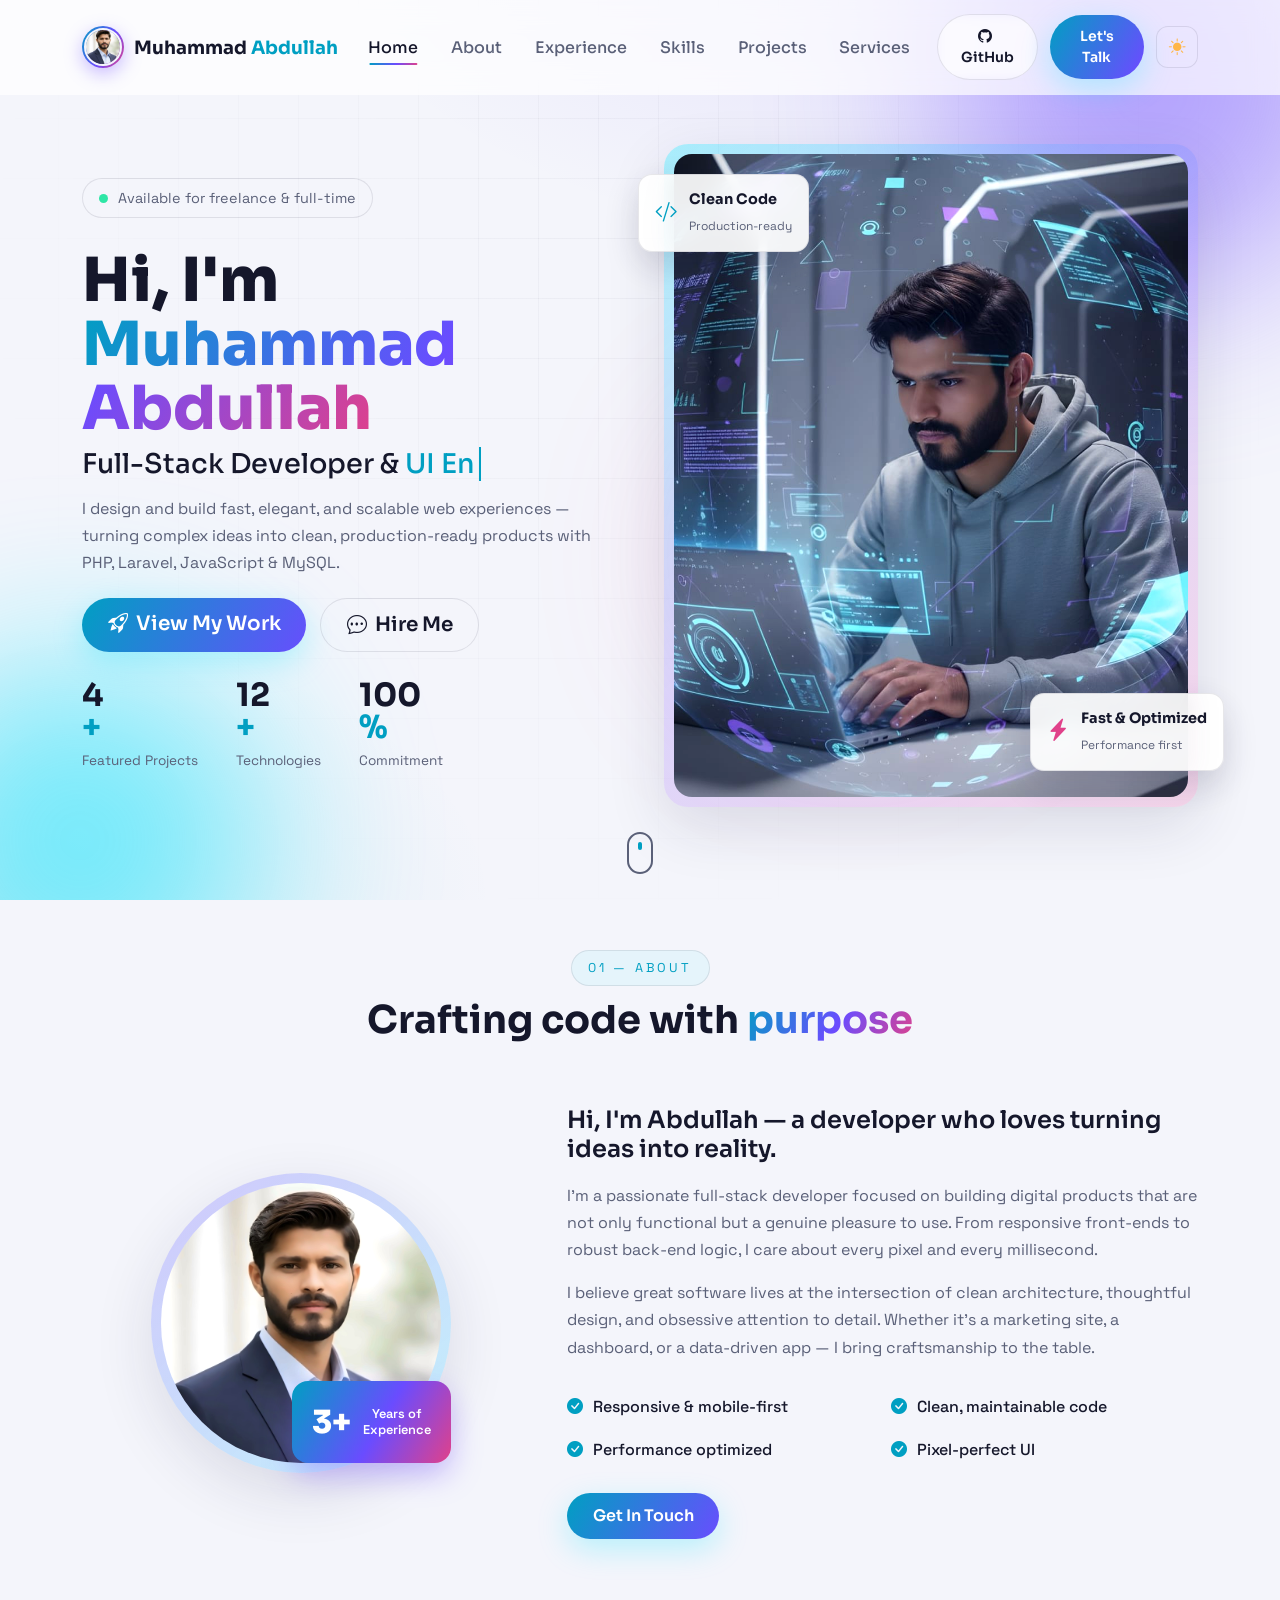
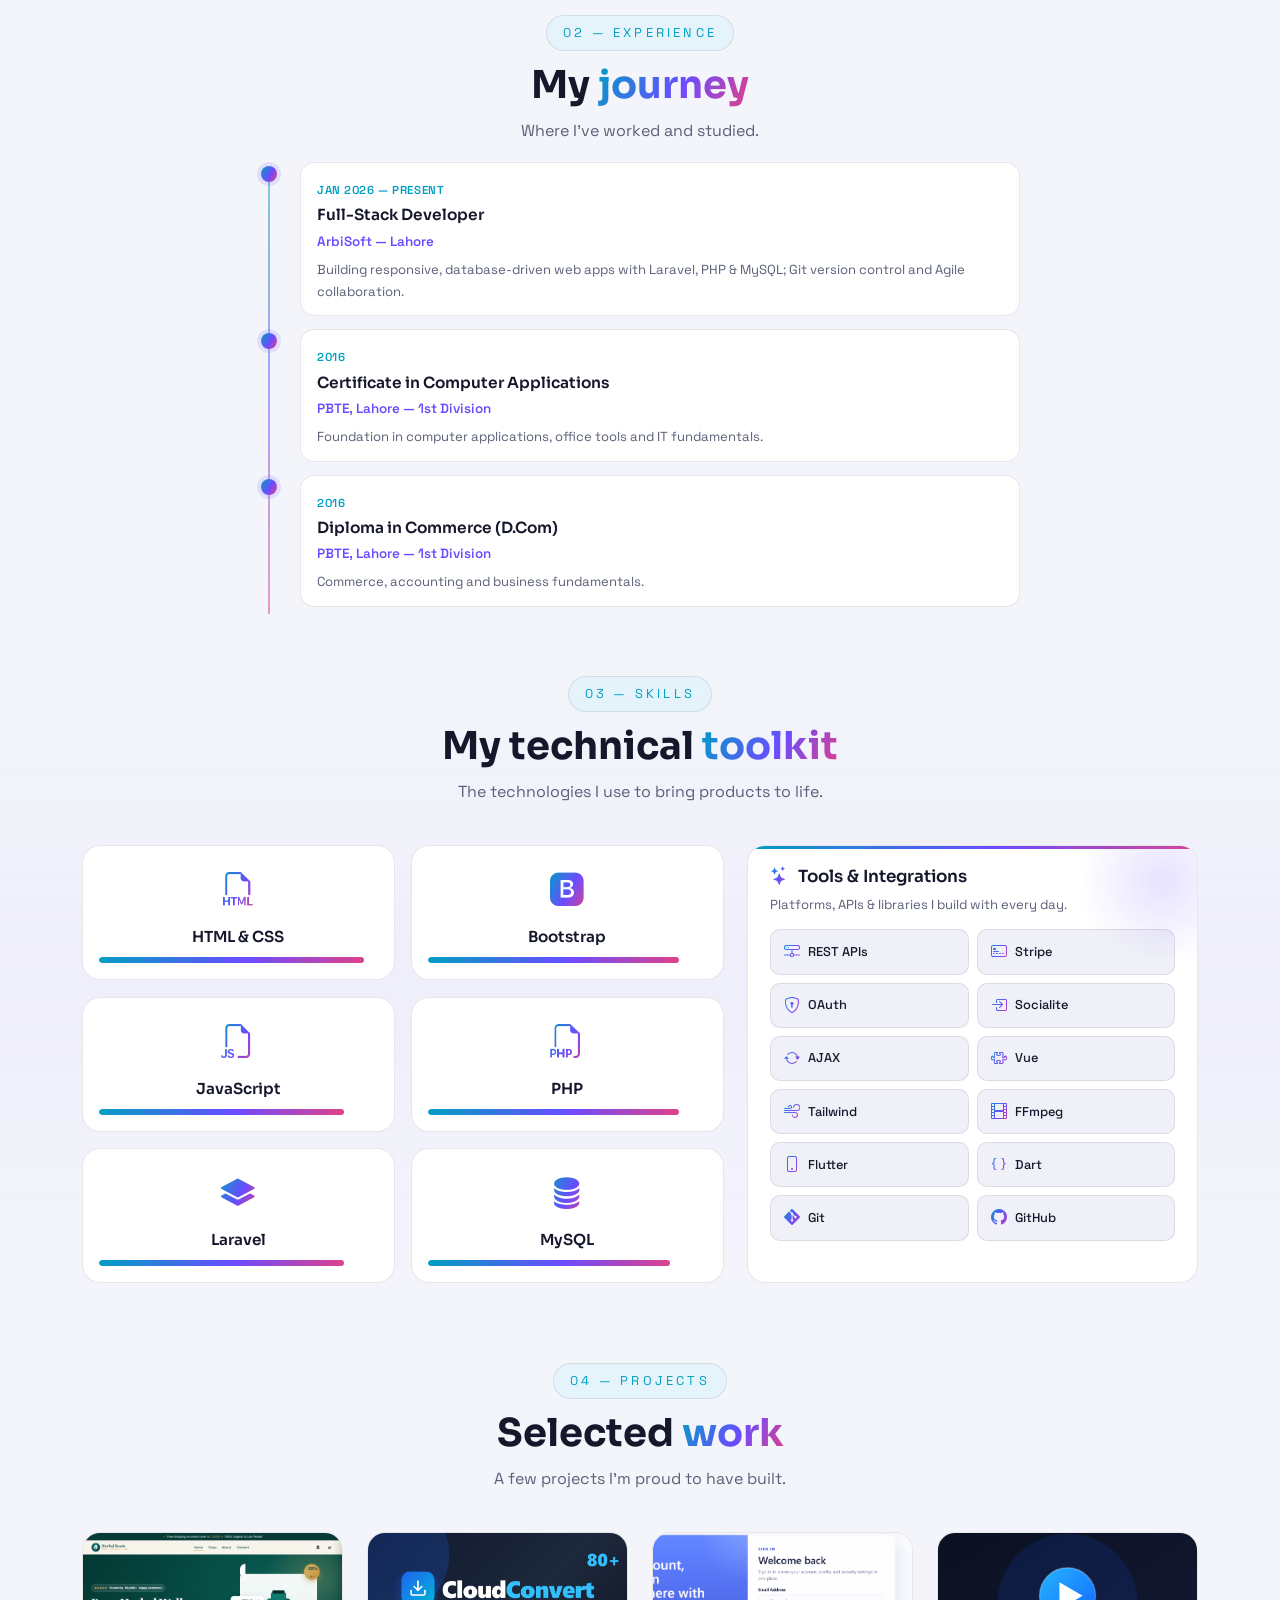
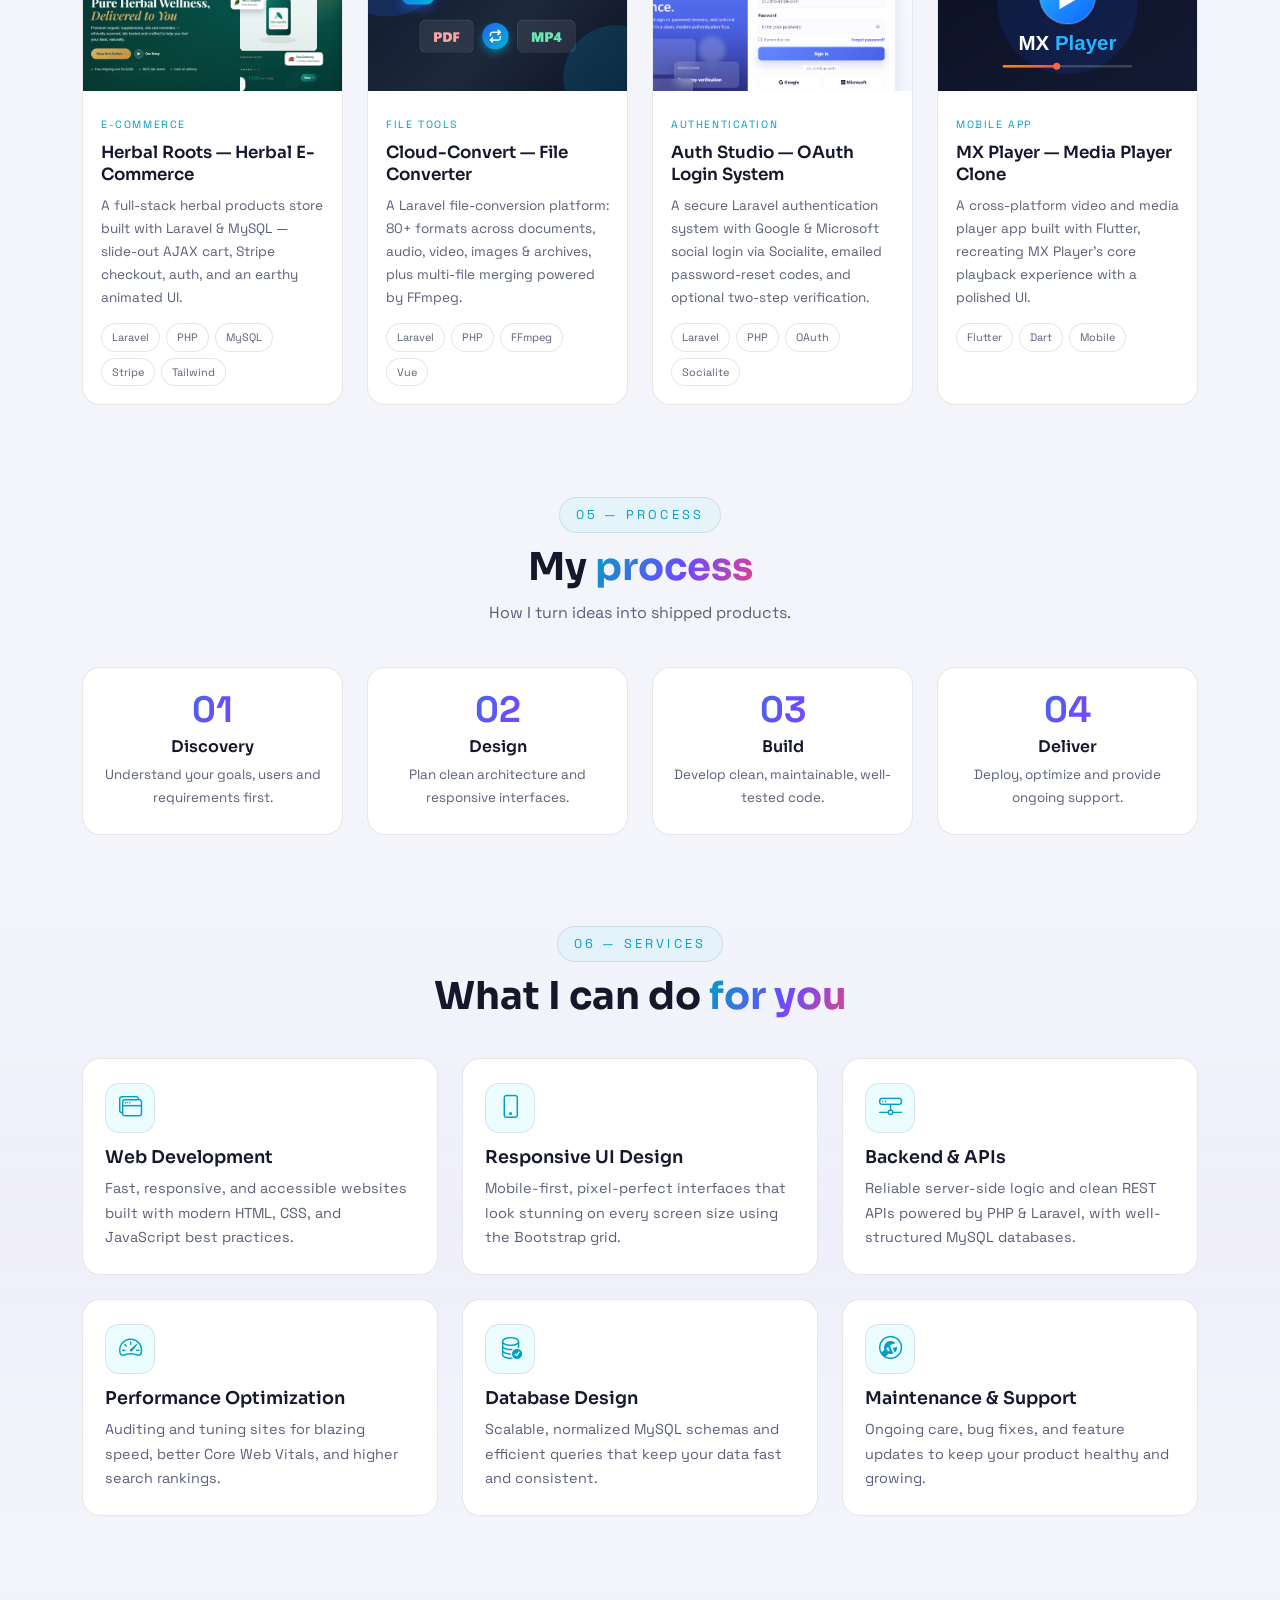
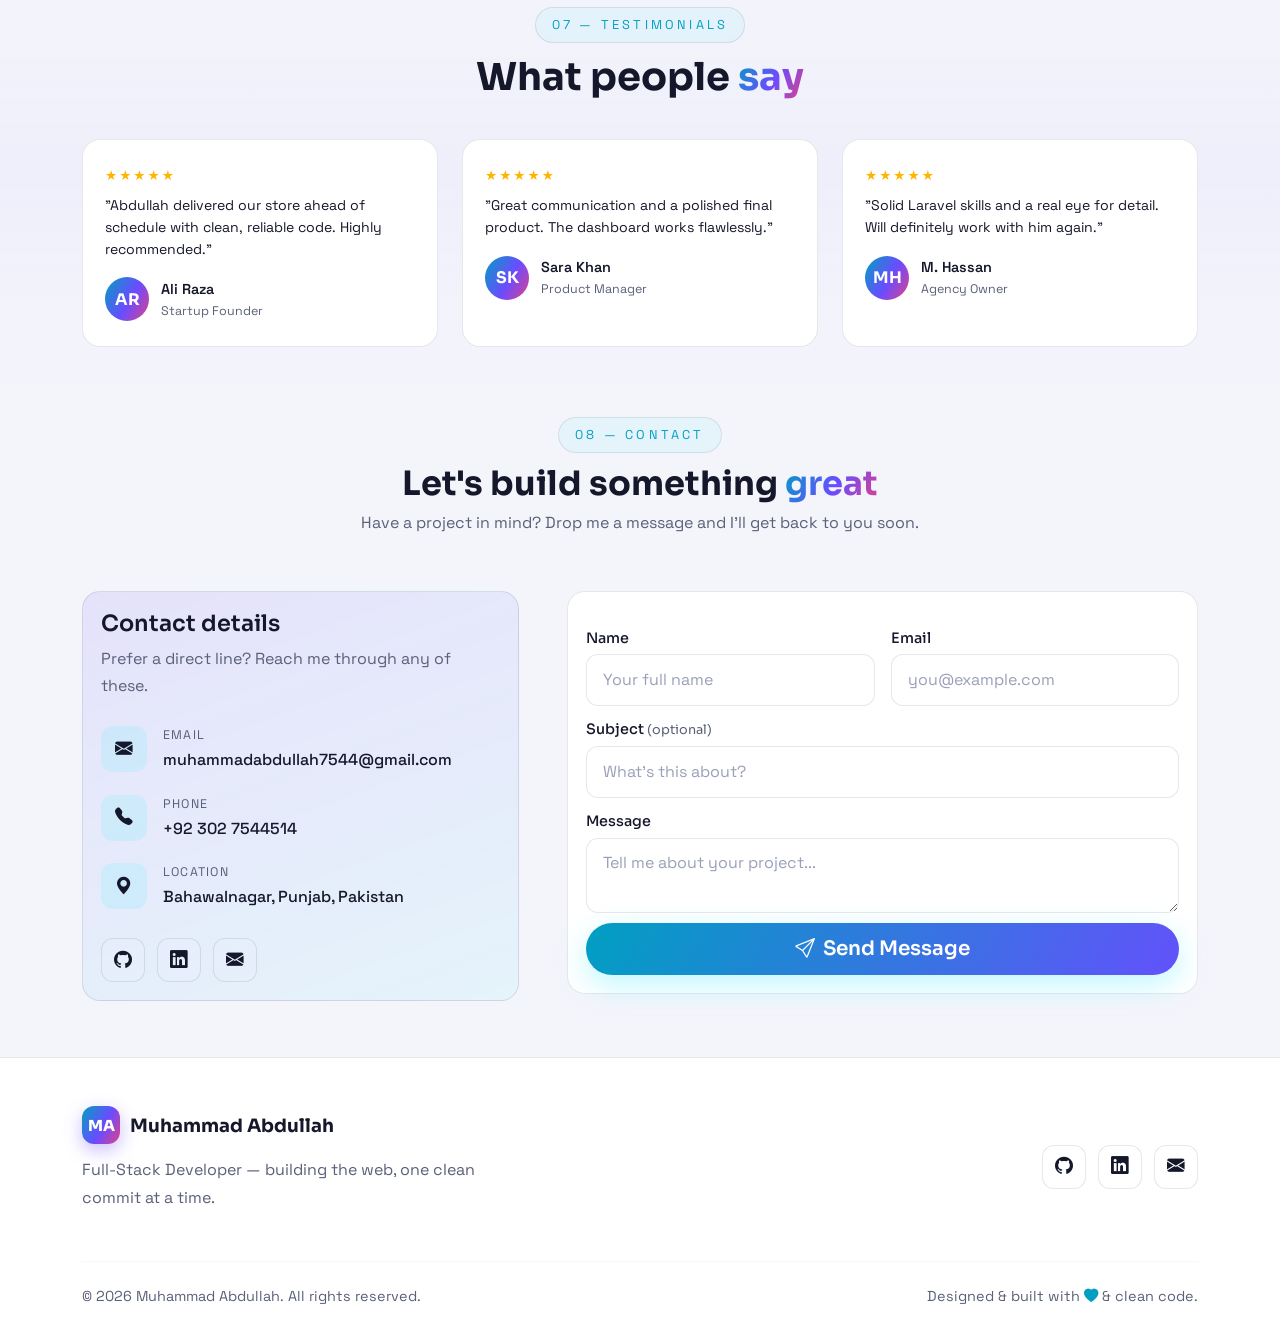
<file: index.html>
<!DOCTYPE html>
<html lang="en">
<head>
  <meta charset="UTF-8" />
  <meta name="google-site-verification" content="M3JKCsVrRT-8m2QSZPB6yNQbVcVTOyT4oY0oiKCb1Hc" />
  <meta name="viewport" content="width=device-width, initial-scale=1.0" />
  <meta name="description" content="Muhammad Abdullah — Full-Stack Developer crafting fast, elegant, and scalable web experiences." />
  <meta name="author" content="Muhammad Abdullah" />
  <title>Muhammad Abdullah — Full-Stack Developer</title>

  <!-- Open Graph / social share preview -->
  <meta property="og:type" content="website" />
  <meta property="og:url" content="https://abdullahcodexdev.github.io/Abdullah-Portfolio/" />
  <meta property="og:title" content="Muhammad Abdullah — Full-Stack Developer" />
  <meta property="og:description" content="Full-Stack Developer crafting fast, elegant, and scalable web applications with PHP, Laravel & MySQL." />
  <meta property="og:image" content="https://abdullahcodexdev.github.io/Abdullah-Portfolio/assets/img/about.jpeg" />
  <meta name="twitter:card" content="summary_large_image" />
  <meta name="twitter:title" content="Muhammad Abdullah — Full-Stack Developer" />
  <meta name="twitter:description" content="Full-Stack Developer crafting fast, elegant, and scalable web applications with PHP, Laravel & MySQL." />
  <meta name="twitter:image" content="https://abdullahcodexdev.github.io/Abdullah-Portfolio/assets/img/about.jpeg" />

  <!-- Favicon / tab logo -->
  <link rel="icon" href="favicon.ico" sizes="any" />
  <link rel="icon" type="image/png" sizes="32x32" href="assets/img/favicon-32.png" />
  <link rel="icon" type="image/png" sizes="16x16" href="assets/img/favicon-16.png" />
  <link rel="apple-touch-icon" href="assets/img/favicon-180.png" />

  <!-- Bootstrap 5 -->
  <link href="https://cdn.jsdelivr.net/npm/bootstrap@5.3.3/dist/css/bootstrap.min.css" rel="stylesheet" />
  <!-- Bootstrap Icons -->
  <link href="https://cdn.jsdelivr.net/npm/bootstrap-icons@1.11.3/font/bootstrap-icons.css" rel="stylesheet" />
  <!-- Google Fonts -->
  <link rel="preconnect" href="https://fonts.googleapis.com" />
  <link rel="preconnect" href="https://fonts.gstatic.com" crossorigin />
  <link href="https://fonts.googleapis.com/css2?family=Sora:wght@300;400;500;600;700;800&family=Space+Grotesk:wght@400;500;600;700&display=swap" rel="stylesheet" />
  <!-- Custom CSS -->
  <link href="css/style.css" rel="stylesheet" />
  <!-- Set theme before paint to avoid flash -->
  <script>
    (function () {
      var saved = localStorage.getItem("theme");
      var prefersLight = window.matchMedia("(prefers-color-scheme: light)").matches;
      document.documentElement.setAttribute("data-theme", saved || (prefersLight ? "light" : "dark"));
    })();
  </script>
</head>
<body data-bs-spy="scroll" data-bs-target="#mainNav" data-bs-offset="120" tabindex="0">

  <!-- Animated background grid + glow -->
  <div class="bg-fx" aria-hidden="true">
    <div class="bg-grid"></div>
    <div class="bg-orb orb-1"></div>
    <div class="bg-orb orb-2"></div>
    <div class="bg-orb orb-3"></div>
  </div>

  <!-- Scroll progress bar -->
  <div class="scroll-progress" id="scrollProgress" aria-hidden="true"></div>

  <!-- ===== NAVBAR ===== -->
  <nav class="navbar navbar-expand-lg fixed-top glass-nav" id="mainNav">
    <div class="container">
      <a class="navbar-brand fw-bold" href="#hero">
        <span class="brand-logo"><img src="assets/img/logo.jpeg" alt="Muhammad Abdullah" /></span>
        <span class="brand-text">Muhammad<span class="text-accent"> Abdullah</span></span>
      </a>
      <button class="navbar-toggler" type="button" data-bs-toggle="collapse" data-bs-target="#navLinks"
        aria-controls="navLinks" aria-expanded="false" aria-label="Toggle navigation">
        <span class="toggler-bar"></span>
        <span class="toggler-bar"></span>
        <span class="toggler-bar"></span>
      </button>
      <div class="collapse navbar-collapse" id="navLinks">
        <ul class="navbar-nav ms-auto align-items-lg-center gap-lg-1">
          <li class="nav-item"><a class="nav-link" href="#hero">Home</a></li>
          <li class="nav-item"><a class="nav-link" href="#about">About</a></li>
          <li class="nav-item"><a class="nav-link" href="#experience">Experience</a></li>
          <li class="nav-item"><a class="nav-link" href="#skills">Skills</a></li>
          <li class="nav-item"><a class="nav-link" href="#projects">Projects</a></li>
          <li class="nav-item"><a class="nav-link" href="#services">Services</a></li>
          <li class="nav-item ms-lg-2">
            <a class="btn btn-outline-ghost btn-sm px-3" href="https://github.com/abdullahcodexdev" target="_blank" rel="noopener">
              <i class="bi bi-github me-1"></i>GitHub
            </a>
          </li>
          <li class="nav-item ms-lg-2"><a class="btn btn-glow btn-sm px-3" href="#contact">Let's Talk</a></li>
          <li class="nav-item ms-lg-2 mt-2 mt-lg-0">
            <button class="theme-toggle" id="themeToggle" type="button" aria-label="Toggle light and dark mode" title="Toggle theme">
              <i class="bi bi-moon-stars-fill icon-dark"></i>
              <i class="bi bi-sun-fill icon-light"></i>
            </button>
          </li>
        </ul>
      </div>
    </div>
  </nav>

  <!-- ===== HERO ===== -->
  <header class="hero section" id="hero">
    <div class="container">
      <div class="row align-items-center g-5">
        <div class="col-7 col-lg-6">
          <p class="hero-eyebrow reveal" data-reveal="up">
            <span class="status-dot"></span> Available for freelance &amp; full-time
          </p>
          <h1 class="hero-title reveal" data-reveal="up" data-delay="80">
            Hi, I'm <span class="gradient-text">Muhammad Abdullah</span>
          </h1>
          <h2 class="hero-subtitle reveal" data-reveal="up" data-delay="160">
            Full-Stack Developer &amp; <span class="typed" id="typed"></span>
          </h2>
          <p class="hero-lead reveal" data-reveal="up" data-delay="240">
            I design and build fast, elegant, and scalable web experiences — turning complex
            ideas into clean, production-ready products with PHP, Laravel, JavaScript &amp; MySQL.
          </p>
          <div class="hero-actions reveal" data-reveal="up" data-delay="320">
            <a href="#projects" class="btn btn-glow btn-lg">
              <i class="bi bi-rocket-takeoff me-2"></i>View My Work
            </a>
            <a href="#contact" class="btn btn-outline-ghost btn-lg">
              <i class="bi bi-chat-dots me-2"></i>Hire Me
            </a>
          </div>
          <div class="hero-stats reveal" data-reveal="up" data-delay="400">
            <div class="stat">
              <span class="stat-num" data-count="4">0</span><span class="stat-plus">+</span>
              <span class="stat-label">Featured Projects</span>
            </div>
            <div class="stat">
              <span class="stat-num" data-count="12">0</span><span class="stat-plus">+</span>
              <span class="stat-label">Technologies</span>
            </div>
            <div class="stat">
              <span class="stat-num" data-count="100">0</span><span class="stat-plus">%</span>
              <span class="stat-label">Commitment</span>
            </div>
          </div>
        </div>
        <div class="col-5 col-lg-6">
          <div class="hero-visual reveal" data-reveal="zoom" data-delay="200">
            <div class="hero-image-frame">
              <img src="assets/img/hero.jpeg" alt="Muhammad Abdullah coding with futuristic interface" class="hero-image" />
              <div class="hero-badge floaty">
                <i class="bi bi-code-slash"></i>
                <div>
                  <strong>Clean Code</strong>
                  <small>Production-ready</small>
                </div>
              </div>
              <div class="hero-badge badge-2 floaty-slow">
                <i class="bi bi-lightning-charge-fill"></i>
                <div>
                  <strong>Fast &amp; Optimized</strong>
                  <small>Performance first</small>
                </div>
              </div>
            </div>
          </div>
        </div>
      </div>
    </div>
    <a href="#about" class="scroll-cue" aria-label="Scroll down">
      <span class="mouse"><span class="wheel"></span></span>
    </a>
  </header>

  <!-- ===== ABOUT ===== -->
  <section class="section" id="about">
    <div class="container">
      <div class="section-head text-center reveal" data-reveal="up">
        <span class="section-tag">01 — About</span>
        <h2 class="section-title">Crafting code with <span class="gradient-text">purpose</span></h2>
      </div>
      <div class="row align-items-center g-5 mt-2">
        <div class="col-12 col-lg-5 text-center">
          <div class="about-img-wrap reveal" data-reveal="left">
            <img src="assets/img/about.jpeg" alt="Portrait of Muhammad Abdullah" class="about-img" />
            <div class="about-img-glow"></div>
            <div class="about-exp">
              <span class="exp-num">3+</span>
              <span class="exp-text">Years of<br />Experience</span>
            </div>
          </div>
        </div>
        <div class="col-12 col-lg-7">
          <div class="reveal" data-reveal="right">
            <h3 class="about-heading">Hi, I'm Abdullah — a developer who loves turning ideas into reality.</h3>
            <p class="about-text">
              I'm a passionate full-stack developer focused on building digital products that are
              not only functional but a genuine pleasure to use. From responsive front-ends to
              robust back-end logic, I care about every pixel and every millisecond.
            </p>
            <p class="about-text">
              I believe great software lives at the intersection of clean architecture, thoughtful
              design, and obsessive attention to detail. Whether it's a marketing site, a dashboard,
              or a data-driven app — I bring craftsmanship to the table.
            </p>
            <div class="row g-3 mt-2">
              <div class="col-sm-6">
                <div class="about-feature"><i class="bi bi-check-circle-fill"></i> Responsive &amp; mobile-first</div>
              </div>
              <div class="col-sm-6">
                <div class="about-feature"><i class="bi bi-check-circle-fill"></i> Clean, maintainable code</div>
              </div>
              <div class="col-sm-6">
                <div class="about-feature"><i class="bi bi-check-circle-fill"></i> Performance optimized</div>
              </div>
              <div class="col-sm-6">
                <div class="about-feature"><i class="bi bi-check-circle-fill"></i> Pixel-perfect UI</div>
              </div>
            </div>
            <div class="about-actions">
              <a href="#contact" class="btn btn-glow">Get In Touch</a>
            </div>
          </div>
        </div>
      </div>
    </div>
  </section>

  <!-- ===== EXPERIENCE ===== -->
  <section class="section" id="experience">
    <div class="container">
      <div class="section-head text-center reveal" data-reveal="up">
        <span class="section-tag">02 — Experience</span>
        <h2 class="section-title">My <span class="gradient-text">journey</span></h2>
        <p class="section-sub">Where I've worked and studied.</p>
      </div>
      <div class="timeline reveal" data-reveal="up">
        <div class="tl-item"><div class="tl-dot"></div><div class="tl-card">
          <span class="tl-date">Jan 2026 — Present</span><h3>Full-Stack Developer</h3>
          <span class="tl-org">ArbiSoft — Lahore</span>
          <p>Building responsive, database-driven web apps with Laravel, PHP &amp; MySQL; Git version control and Agile collaboration.</p></div></div>
        <div class="tl-item"><div class="tl-dot"></div><div class="tl-card">
          <span class="tl-date">2016</span><h3>Certificate in Computer Applications</h3>
          <span class="tl-org">PBTE, Lahore — 1st Division</span>
          <p>Foundation in computer applications, office tools and IT fundamentals.</p></div></div>
        <div class="tl-item"><div class="tl-dot"></div><div class="tl-card">
          <span class="tl-date">2016</span><h3>Diploma in Commerce (D.Com)</h3>
          <span class="tl-org">PBTE, Lahore — 1st Division</span>
          <p>Commerce, accounting and business fundamentals.</p></div></div>
      </div>
    </div>
  </section>

  <!-- ===== SKILLS ===== -->
  <section class="section section-alt" id="skills">
    <div class="container">
      <div class="section-head text-center reveal" data-reveal="up">
        <span class="section-tag">03 — Skills</span>
        <h2 class="section-title">My technical <span class="gradient-text">toolkit</span></h2>
        <p class="section-sub">The technologies I use to bring products to life.</p>
      </div>
      <div class="row g-4 mt-2 align-items-stretch">
        <!-- LEFT: core skill cards -->
        <div class="col-lg-7">
          <div class="row g-3">
            <div class="col-6 reveal" data-reveal="up" data-delay="0">
              <div class="skill-card"><i class="bi bi-filetype-html skill-icon"></i><h4>HTML &amp; CSS</h4>
                <div class="skill-bar"><span style="--lvl:95%"></span></div></div>
            </div>
            <div class="col-6 reveal" data-reveal="up" data-delay="80">
              <div class="skill-card"><i class="bi bi-bootstrap-fill skill-icon"></i><h4>Bootstrap</h4>
                <div class="skill-bar"><span style="--lvl:90%"></span></div></div>
            </div>
            <div class="col-6 reveal" data-reveal="up" data-delay="160">
              <div class="skill-card"><i class="bi bi-filetype-js skill-icon"></i><h4>JavaScript</h4>
                <div class="skill-bar"><span style="--lvl:88%"></span></div></div>
            </div>
            <div class="col-6 reveal" data-reveal="up" data-delay="240">
              <div class="skill-card"><i class="bi bi-filetype-php skill-icon"></i><h4>PHP</h4>
                <div class="skill-bar"><span style="--lvl:90%"></span></div></div>
            </div>
            <div class="col-6 reveal" data-reveal="up" data-delay="320">
              <div class="skill-card"><i class="bi bi-layers-fill skill-icon"></i><h4>Laravel</h4>
                <div class="skill-bar"><span style="--lvl:88%"></span></div></div>
            </div>
            <div class="col-6 reveal" data-reveal="up" data-delay="400">
              <div class="skill-card"><i class="bi bi-database-fill skill-icon"></i><h4>MySQL</h4>
                <div class="skill-bar"><span style="--lvl:87%"></span></div></div>
            </div>
          </div>
        </div>
        <!-- RIGHT: tools & integrations panel -->
        <div class="col-lg-5 reveal" data-reveal="right" data-delay="120">
          <div class="tools-panel">
            <h3 class="tools-panel-title"><i class="bi bi-stars"></i> Tools &amp; Integrations</h3>
            <p class="tools-panel-sub">Platforms, APIs &amp; libraries I build with every day.</p>
            <div class="tools-chips">
              <span><i class="bi bi-hdd-network"></i> REST APIs</span>
              <span><i class="bi bi-credit-card-2-front"></i> Stripe</span>
              <span><i class="bi bi-shield-lock"></i> OAuth</span>
              <span><i class="bi bi-box-arrow-in-right"></i> Socialite</span>
              <span><i class="bi bi-arrow-repeat"></i> AJAX</span>
              <span><i class="bi bi-puzzle"></i> Vue</span>
              <span><i class="bi bi-wind"></i> Tailwind</span>
              <span><i class="bi bi-film"></i> FFmpeg</span>
              <span><i class="bi bi-phone"></i> Flutter</span>
              <span><i class="bi bi-braces"></i> Dart</span>
              <span><i class="bi bi-git"></i> Git</span>
              <span><i class="bi bi-github"></i> GitHub</span>
            </div>
          </div>
        </div>
      </div>
    </div>
  </section>

  <!-- ===== PROJECTS ===== -->
  <section class="section" id="projects">
    <div class="container">
      <div class="section-head text-center reveal" data-reveal="up">
        <span class="section-tag">04 — Projects</span>
        <h2 class="section-title">Selected <span class="gradient-text">work</span></h2>
        <p class="section-sub">A few projects I'm proud to have built.</p>
      </div>
      <div class="row g-4 mt-2">
        <!-- Project 1 -->
        <div class="col-sm-6 col-lg-3 reveal" data-reveal="up">
          <article class="project-card">
            <div class="project-media">
              <img src="assets/img/herbal-roots.png" alt="Herbal Roots e-commerce store" style="object-position: center top;" />
              <div class="project-overlay">
                <a href="https://github.com/abdullahcodexdev/E-Commerce-Herba" class="proj-btn" target="_blank" rel="noopener"><i class="bi bi-eye"></i></a>
                <a href="https://github.com/abdullahcodexdev/E-Commerce-Herba" class="proj-btn" target="_blank" rel="noopener"><i class="bi bi-github"></i></a>
              </div>
            </div>
            <div class="project-body">
              <span class="project-cat">E-Commerce</span>
              <h3>Herbal Roots — Herbal E-Commerce</h3>
              <p>A full-stack herbal products store built with Laravel &amp; MySQL — slide-out AJAX cart, Stripe checkout, auth, and an earthy animated UI.</p>
              <div class="project-tags">
                <span>Laravel</span><span>PHP</span><span>MySQL</span><span>Stripe</span><span>Tailwind</span>
              </div>
            </div>
          </article>
        </div>
        <!-- Project 2 -->
        <div class="col-sm-6 col-lg-3 reveal" data-reveal="up" data-delay="120">
          <article class="project-card">
            <div class="project-media">
              <img src="assets/img/cloud-convert.png?v=5" alt="Cloud-Convert online file converter" style="object-position: center center;" />
              <div class="project-overlay">
                <a href="https://github.com/abdullahcodexdev/Cloud-Convert" class="proj-btn" target="_blank" rel="noopener"><i class="bi bi-eye"></i></a>
                <a href="https://github.com/abdullahcodexdev/Cloud-Convert" class="proj-btn" target="_blank" rel="noopener"><i class="bi bi-github"></i></a>
              </div>
            </div>
            <div class="project-body">
              <span class="project-cat">File Tools</span>
              <h3>Cloud-Convert — File Converter</h3>
              <p>A Laravel file-conversion platform: 80+ formats across documents, audio, video, images &amp; archives, plus multi-file merging powered by FFmpeg.</p>
              <div class="project-tags">
                <span>Laravel</span><span>PHP</span><span>FFmpeg</span><span>Vue</span>
              </div>
            </div>
          </article>
        </div>
        <!-- Project 3 -->
        <div class="col-sm-6 col-lg-3 reveal" data-reveal="up" data-delay="80">
          <article class="project-card">
            <div class="project-media">
              <img src="assets/img/auth-studio.png" alt="Auth Studio OAuth login system project" style="object-position: center center;" />
              <div class="project-overlay">
                <a href="https://github.com/abdullahcodexdev/Login-System-0Auth" class="proj-btn" target="_blank" rel="noopener"><i class="bi bi-eye"></i></a>
                <a href="https://github.com/abdullahcodexdev/Login-System-0Auth" class="proj-btn" target="_blank" rel="noopener"><i class="bi bi-github"></i></a>
              </div>
            </div>
            <div class="project-body">
              <span class="project-cat">Authentication</span>
              <h3>Auth Studio — OAuth Login System</h3>
              <p>A secure Laravel authentication system with Google &amp; Microsoft social login via Socialite, emailed password-reset codes, and optional two-step verification.</p>
              <div class="project-tags">
                <span>Laravel</span><span>PHP</span><span>OAuth</span><span>Socialite</span>
              </div>
            </div>
          </article>
        </div>
        <!-- Project 4 -->
        <div class="col-sm-6 col-lg-3 reveal" data-reveal="up" data-delay="200">
          <article class="project-card">
            <div class="project-media">
              <img src="assets/img/mxplayer.svg?v=2" alt="MX Player clone mobile app project" style="object-position: center center;" />
              <div class="project-overlay">
                <a href="https://github.com/abdullahcodexdev/MX-Player-Clone" class="proj-btn" target="_blank" rel="noopener"><i class="bi bi-eye"></i></a>
                <a href="https://github.com/abdullahcodexdev/MX-Player-Clone" class="proj-btn" target="_blank" rel="noopener"><i class="bi bi-github"></i></a>
              </div>
            </div>
            <div class="project-body">
              <span class="project-cat">Mobile App</span>
              <h3>MX Player — Media Player Clone</h3>
              <p>A cross-platform video and media player app built with Flutter, recreating MX Player's core playback experience with a polished UI.</p>
              <div class="project-tags">
                <span>Flutter</span><span>Dart</span><span>Mobile</span>
              </div>
            </div>
          </article>
        </div>
      </div>
    </div>
  </section>

  <!-- ===== PROCESS ===== -->
  <section class="section" id="process">
    <div class="container">
      <div class="section-head text-center reveal" data-reveal="up">
        <span class="section-tag">05 — Process</span>
        <h2 class="section-title">My <span class="gradient-text">process</span></h2>
        <p class="section-sub">How I turn ideas into shipped products.</p>
      </div>
      <div class="row g-4 mt-2">
        <div class="col-md-6 col-lg-3 reveal" data-reveal="up"><div class="proc-card"><div class="proc-num">01</div><h3>Discovery</h3><p>Understand your goals, users and requirements first.</p></div></div>
        <div class="col-md-6 col-lg-3 reveal" data-reveal="up" data-delay="100"><div class="proc-card"><div class="proc-num">02</div><h3>Design</h3><p>Plan clean architecture and responsive interfaces.</p></div></div>
        <div class="col-md-6 col-lg-3 reveal" data-reveal="up" data-delay="200"><div class="proc-card"><div class="proc-num">03</div><h3>Build</h3><p>Develop clean, maintainable, well-tested code.</p></div></div>
        <div class="col-md-6 col-lg-3 reveal" data-reveal="up" data-delay="300"><div class="proc-card"><div class="proc-num">04</div><h3>Deliver</h3><p>Deploy, optimize and provide ongoing support.</p></div></div>
      </div>
    </div>
  </section>

  <!-- ===== SERVICES ===== -->
  <section class="section section-alt" id="services">
    <div class="container">
      <div class="section-head text-center reveal" data-reveal="up">
        <span class="section-tag">06 — Services</span>
        <h2 class="section-title">What I can do <span class="gradient-text">for you</span></h2>
      </div>
      <div class="row g-4 mt-2">
        <div class="col-md-6 col-lg-4 reveal" data-reveal="up">
          <div class="service-card">
            <div class="service-icon"><i class="bi bi-window-stack"></i></div>
            <h3>Web Development</h3>
            <p>Fast, responsive, and accessible websites built with modern HTML, CSS, and JavaScript best practices.</p>
          </div>
        </div>
        <div class="col-md-6 col-lg-4 reveal" data-reveal="up" data-delay="100">
          <div class="service-card">
            <div class="service-icon"><i class="bi bi-phone"></i></div>
            <h3>Responsive UI Design</h3>
            <p>Mobile-first, pixel-perfect interfaces that look stunning on every screen size using the Bootstrap grid.</p>
          </div>
        </div>
        <div class="col-md-6 col-lg-4 reveal" data-reveal="up" data-delay="200">
          <div class="service-card">
            <div class="service-icon"><i class="bi bi-hdd-network"></i></div>
            <h3>Backend &amp; APIs</h3>
            <p>Reliable server-side logic and clean REST APIs powered by PHP &amp; Laravel, with well-structured MySQL databases.</p>
          </div>
        </div>
        <div class="col-md-6 col-lg-4 reveal" data-reveal="up" data-delay="100">
          <div class="service-card">
            <div class="service-icon"><i class="bi bi-speedometer2"></i></div>
            <h3>Performance Optimization</h3>
            <p>Auditing and tuning sites for blazing speed, better Core Web Vitals, and higher search rankings.</p>
          </div>
        </div>
        <div class="col-md-6 col-lg-4 reveal" data-reveal="up" data-delay="200">
          <div class="service-card">
            <div class="service-icon"><i class="bi bi-database-check"></i></div>
            <h3>Database Design</h3>
            <p>Scalable, normalized MySQL schemas and efficient queries that keep your data fast and consistent.</p>
          </div>
        </div>
        <div class="col-md-6 col-lg-4 reveal" data-reveal="up" data-delay="300">
          <div class="service-card">
            <div class="service-icon"><i class="bi bi-wrench-adjustable-circle"></i></div>
            <h3>Maintenance &amp; Support</h3>
            <p>Ongoing care, bug fixes, and feature updates to keep your product healthy and growing.</p>
          </div>
        </div>
      </div>
    </div>
  </section>

  <!-- ===== TESTIMONIALS ===== -->
  <section class="section section-alt" id="testimonials">
    <div class="container">
      <div class="section-head text-center reveal" data-reveal="up">
        <span class="section-tag">07 — Testimonials</span>
        <h2 class="section-title">What people <span class="gradient-text">say</span></h2>
      </div>
      <div class="row g-4 mt-2">
        <div class="col-md-4 reveal" data-reveal="up"><div class="tm-card"><div class="tm-stars">★★★★★</div><p class="tm-text">"Abdullah delivered our store ahead of schedule with clean, reliable code. Highly recommended."</p><div class="tm-person"><div class="tm-avatar">AR</div><div><div class="tm-name">Ali Raza</div><div class="tm-role">Startup Founder</div></div></div></div></div>
        <div class="col-md-4 reveal" data-reveal="up" data-delay="100"><div class="tm-card"><div class="tm-stars">★★★★★</div><p class="tm-text">"Great communication and a polished final product. The dashboard works flawlessly."</p><div class="tm-person"><div class="tm-avatar">SK</div><div><div class="tm-name">Sara Khan</div><div class="tm-role">Product Manager</div></div></div></div></div>
        <div class="col-md-4 reveal" data-reveal="up" data-delay="200"><div class="tm-card"><div class="tm-stars">★★★★★</div><p class="tm-text">"Solid Laravel skills and a real eye for detail. Will definitely work with him again."</p><div class="tm-person"><div class="tm-avatar">MH</div><div><div class="tm-name">M. Hassan</div><div class="tm-role">Agency Owner</div></div></div></div></div>
      </div>
    </div>
  </section>

  <!-- ===== CONTACT ===== -->
  <section class="section" id="contact">
    <div class="container">
      <div class="section-head text-center reveal" data-reveal="up">
        <span class="section-tag">08 — Contact</span>
        <h2 class="section-title">Let's build something <span class="gradient-text">great</span></h2>
        <p class="section-sub">Have a project in mind? Drop me a message and I'll get back to you soon.</p>
      </div>
      <div class="row g-5 mt-2 align-items-stretch">
        <div class="col-lg-5 reveal" data-reveal="left">
          <div class="contact-info">
            <h3>Contact details</h3>
            <p class="contact-intro">Prefer a direct line? Reach me through any of these.</p>
            <ul class="contact-list">
              <li><span class="ci-icon"><i class="bi bi-envelope-fill"></i></span>
                <div><small>Email</small><a href="mailto:muhammadabdullah7544@gmail.com">muhammadabdullah7544@gmail.com</a></div></li>
              <li><span class="ci-icon"><i class="bi bi-telephone-fill"></i></span>
                <div><small>Phone</small><a href="tel:+923027544514">+92 302 7544514</a></div></li>
              <li><span class="ci-icon"><i class="bi bi-geo-alt-fill"></i></span>
                <div><small>Location</small><span>Bahawalnagar, Punjab, Pakistan</span></div></li>
            </ul>
            <div class="contact-socials">
              <a href="https://github.com/abdullahcodexdev" target="_blank" rel="noopener" aria-label="GitHub"><i class="bi bi-github"></i></a>
              <a href="https://www.linkedin.com/in/muhammad-abdullah-66783812b" target="_blank" rel="noopener" aria-label="LinkedIn"><i class="bi bi-linkedin"></i></a>
              <a href="mailto:muhammadabdullah7544@gmail.com" aria-label="Email"><i class="bi bi-envelope-fill"></i></a>
            </div>
          </div>
        </div>
        <div class="col-lg-7 reveal" data-reveal="right">
          <form class="contact-form needs-validation" id="contactForm" novalidate
                action="https://formspree.io/f/mpqnllaj" method="POST">
            <!-- Custom subject line for incoming emails -->
            <input type="hidden" name="_subject" value="New message from your portfolio website" />
            <div class="row g-3">
              <div class="col-md-6">
                <label for="name" class="form-label">Name</label>
                <input type="text" class="form-control" id="name" name="name" placeholder="Your full name" required minlength="2" />
                <div class="invalid-feedback">Please enter your name (at least 2 characters).</div>
              </div>
              <div class="col-md-6">
                <label for="email" class="form-label">Email</label>
                <input type="email" class="form-control" id="email" name="email" placeholder="you@example.com" required />
                <div class="invalid-feedback">Please enter a valid email address.</div>
              </div>
              <div class="col-12">
                <label for="subject" class="form-label">Subject <span class="optional">(optional)</span></label>
                <input type="text" class="form-control" id="subject" name="subject" placeholder="What's this about?" />
              </div>
              <div class="col-12">
                <label for="message" class="form-label">Message</label>
                <textarea class="form-control" id="message" name="message" rows="2" placeholder="Tell me about your project..." required minlength="10"></textarea>
                <div class="invalid-feedback">Please enter a message (at least 10 characters).</div>
              </div>
              <div class="col-12">
                <button type="submit" class="btn btn-glow btn-lg w-100">
                  <i class="bi bi-send me-2"></i>Send Message
                </button>
              </div>
            </div>
            <div class="form-success" id="formSuccess">
              <i class="bi bi-check-circle-fill"></i> Thanks! Your message has been sent. I'll reply shortly.
            </div>
            <div class="form-error" id="formError">
              <i class="bi bi-exclamation-triangle-fill"></i> Something went wrong. Please try again or email me directly.
            </div>
          </form>
        </div>
      </div>
    </div>
  </section>

  <!-- ===== FOOTER ===== -->
  <footer class="footer">
    <div class="container">
      <div class="row gy-4 align-items-center">
        <div class="col-md-6 text-center text-md-start">
          <a class="footer-brand" href="#hero"><span class="brand-mark">MA</span> Muhammad Abdullah</a>
          <p class="footer-tag">Full-Stack Developer — building the web, one clean commit at a time.</p>
        </div>
        <div class="col-md-6">
          <div class="footer-socials">
            <a href="https://github.com/abdullahcodexdev" target="_blank" rel="noopener" aria-label="GitHub"><i class="bi bi-github"></i></a>
            <a href="https://www.linkedin.com/in/muhammad-abdullah-66783812b" target="_blank" rel="noopener" aria-label="LinkedIn"><i class="bi bi-linkedin"></i></a>
            <a href="mailto:muhammadabdullah7544@gmail.com" aria-label="Email"><i class="bi bi-envelope-fill"></i></a>
          </div>
        </div>
      </div>
      <hr class="footer-divider" />
      <div class="footer-bottom">
        <p>&copy; <span id="year"></span> Muhammad Abdullah. All rights reserved.</p>
        <p>Designed &amp; built with <i class="bi bi-heart-fill text-accent"></i> &amp; clean code.</p>
      </div>
    </div>
  </footer>

  <!-- Back to top -->
  <a href="#hero" class="back-to-top" id="backToTop" aria-label="Back to top"><i class="bi bi-arrow-up"></i></a>

  <!-- Bootstrap JS -->
  <script src="https://cdn.jsdelivr.net/npm/bootstrap@5.3.3/dist/js/bootstrap.bundle.min.js"></script>
  <!-- Custom JS -->
  <script src="js/script.js"></script>
</body>
</html>
</file>
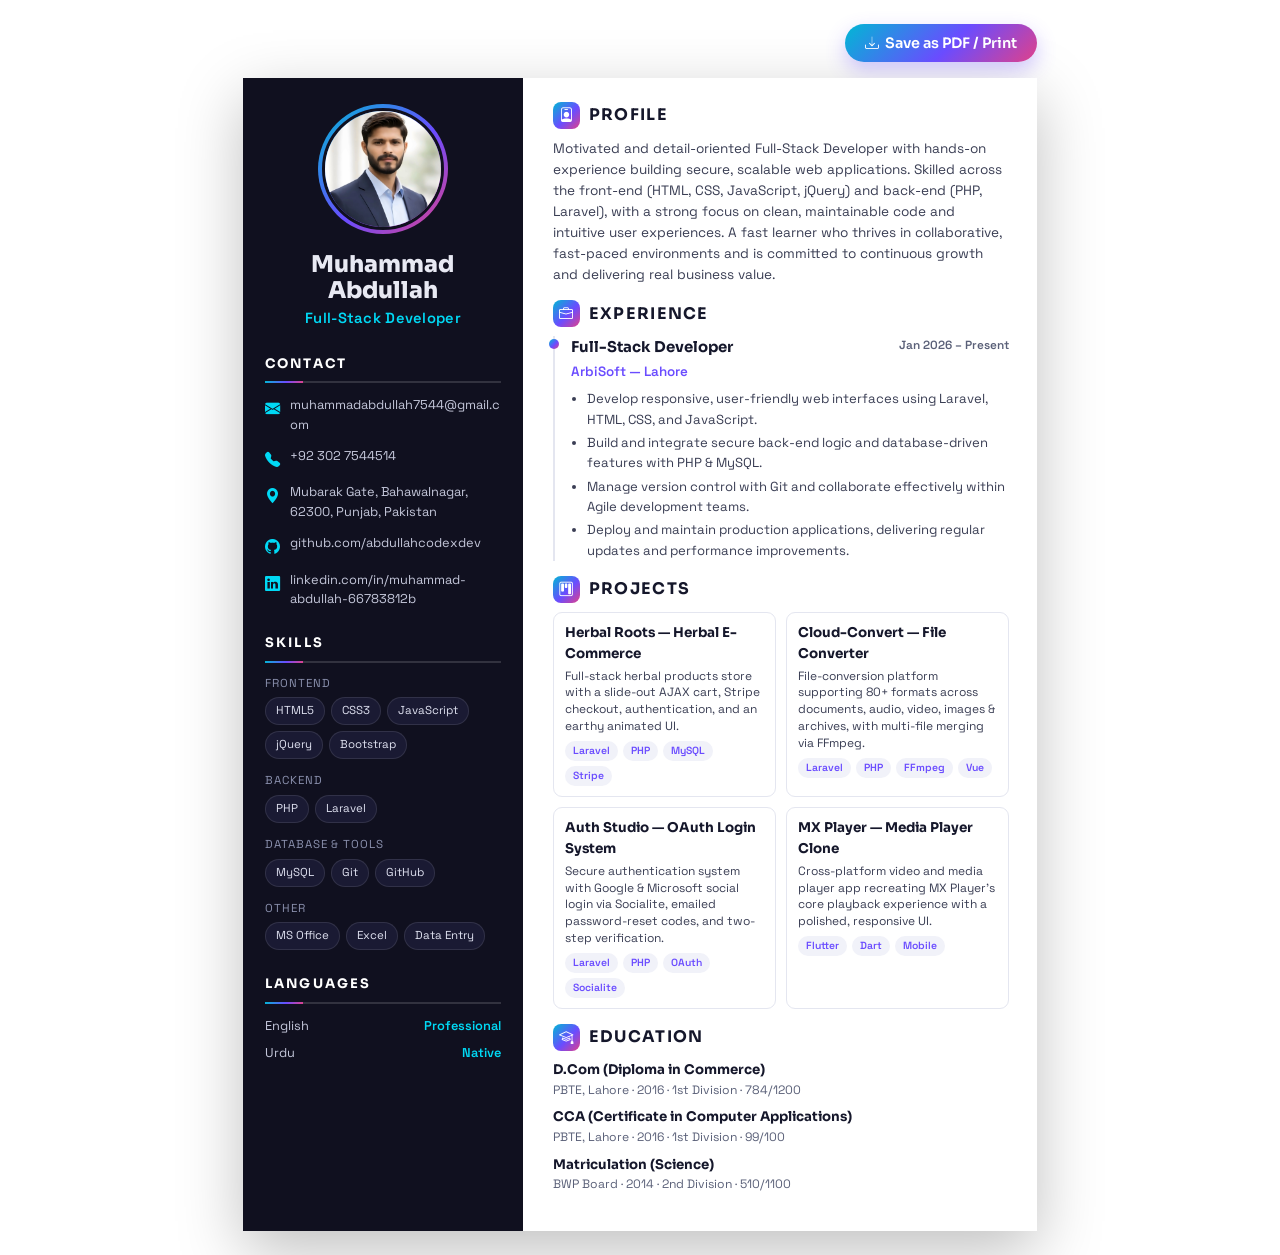
<file: cv.html>
<!DOCTYPE html>
<html lang="en">
<head>
  <meta charset="UTF-8" />
  <meta name="viewport" content="width=device-width, initial-scale=1.0" />
  <title>Muhammad Abdullah — CV</title>

  <!-- Favicon / tab logo -->
  <link rel="icon" href="favicon.ico" sizes="any" />
  <link rel="icon" type="image/png" sizes="32x32" href="assets/img/favicon-32.png" />
  <link rel="icon" type="image/png" sizes="16x16" href="assets/img/favicon-16.png" />
  <link rel="apple-touch-icon" href="assets/img/favicon-180.png" />
  <link href="https://cdn.jsdelivr.net/npm/bootstrap-icons@1.11.3/font/bootstrap-icons.css" rel="stylesheet" />
  <link href="https://fonts.googleapis.com/css2?family=Sora:wght@400;500;600;700;800&family=Space+Grotesk:wght@400;500;600;700&display=swap" rel="stylesheet" />
  <style>
    :root{
      --ink:#15172b; --muted:#5a6078; --line:#e4e6f0;
      --accent:#6a4cff; --accent2:#00b8d4;
      --grad:linear-gradient(135deg,#00b8d4 0%,#6a4cff 55%,#e0418a 100%);
      --side:#10101f; --side-soft:#1a1a33;
      --head:"Sora",sans-serif; --body:"Space Grotesk",sans-serif;
    }
    *{box-sizing:border-box;margin:0;padding:0}
    body{background:#fff;font-family:var(--body);color:var(--ink);padding:24px;line-height:1.55;}
    /* A4 page */
    .page{width:210mm;min-height:297mm;margin:0 auto;background:#fff;display:grid;
      grid-template-columns:74mm 1fr;box-shadow:0 20px 60px rgba(0,0,0,.25);overflow:hidden;}

    /* ===== Sidebar ===== */
    .side{background:var(--side);color:#e8e9f3;padding:26px 22px;}
    .photo-wrap{width:130px;height:130px;border-radius:50%;padding:4px;background:var(--grad);margin:0 auto 18px;}
    .photo-wrap img{width:100%;height:100%;border-radius:50%;object-fit:cover;object-position:center 22%;border:3px solid var(--side);}
    .side h1{font-family:var(--head);font-size:1.45rem;font-weight:800;text-align:center;line-height:1.1;}
    .side .role{display:block;text-align:center;color:#00d9f5;font-weight:600;font-size:.92rem;margin-top:4px;letter-spacing:.02em;}
    .side-sec{margin-top:24px;}
    .side-sec h3{font-family:var(--head);font-size:.82rem;letter-spacing:.16em;text-transform:uppercase;
      color:#fff;padding-bottom:7px;margin-bottom:12px;border-bottom:2px solid rgba(255,255,255,.14);position:relative;}
    .side-sec h3::after{content:"";position:absolute;left:0;bottom:-2px;width:38px;height:2px;background:var(--grad);}
    .contact-item{display:flex;gap:10px;align-items:flex-start;margin-bottom:11px;font-size:.8rem;color:#c4c7da;word-break:break-word;}
    .contact-item i{color:#00d9f5;font-size:.95rem;margin-top:2px;flex:0 0 auto;}
    .contact-item a{color:#c4c7da;text-decoration:none;}
    .skill-group{margin-bottom:13px;}
    .skill-group .lbl{font-size:.72rem;text-transform:uppercase;letter-spacing:.08em;color:#8a90ad;margin-bottom:5px;}
    .chips{display:flex;flex-wrap:wrap;gap:6px;}
    .chip{font-size:.72rem;padding:4px 10px;border-radius:999px;background:var(--side-soft);
      border:1px solid rgba(255,255,255,.1);color:#dfe1f0;}
    .lang-row{display:flex;justify-content:space-between;font-size:.8rem;color:#c4c7da;margin-bottom:8px;}
    .lang-row span:last-child{color:#00d9f5;font-weight:600;}

    /* ===== Main ===== */
    .main{padding:24px 28px 22px 30px;background:#fff;}
    .main-sec{margin-bottom:15px;}
    .main-sec .title{display:flex;align-items:center;gap:9px;font-family:var(--head);font-size:1rem;
      font-weight:700;text-transform:uppercase;letter-spacing:.08em;color:var(--ink);margin-bottom:9px;}
    .main-sec .title i{width:27px;height:27px;display:grid;place-items:center;border-radius:8px;
      background:var(--grad);color:#fff;font-size:.9rem;}
    .summary{font-size:.85rem;color:#3a3e54;}

    .item{margin-bottom:11px;padding-left:16px;position:relative;border-left:2px solid var(--line);}
    .item::before{content:"";position:absolute;left:-6px;top:3px;width:10px;height:10px;border-radius:50%;
      background:var(--grad);}
    .item .row1{display:flex;justify-content:space-between;flex-wrap:wrap;gap:4px;}
    .item h4{font-family:var(--head);font-size:.93rem;font-weight:700;color:var(--ink);}
    .item .org{font-size:.84rem;color:var(--accent);font-weight:600;}
    .item .date{font-size:.74rem;color:var(--muted);font-weight:600;white-space:nowrap;}
    .item ul{margin:5px 0 0 16px;}
    .item li{font-size:.82rem;color:#3a3e54;margin-bottom:3px;}

    .proj-grid{display:grid;grid-template-columns:1fr 1fr;gap:10px;}
    .proj{border:1px solid var(--line);border-radius:9px;padding:10px 11px;}
    .proj h4{font-family:var(--head);font-size:.84rem;font-weight:700;color:var(--ink);margin-bottom:3px;}
    .proj p{font-size:.75rem;color:#3a3e54;margin-bottom:6px;line-height:1.4;}
    .proj .ptags{display:flex;flex-wrap:wrap;gap:5px;}
    .proj .ptags span{font-size:.65rem;padding:2px 8px;border-radius:999px;background:#f1f2f9;color:var(--accent);font-weight:600;}

    .edu-item{margin-bottom:8px;}
    .edu-item h4{font-family:var(--head);font-size:.83rem;font-weight:700;}
    .edu-item .meta{font-size:.76rem;color:var(--muted);}

    /* print button (screen only) */
    .printbar{max-width:210mm;margin:0 auto 16px;display:flex;justify-content:flex-end;gap:10px;}
    .printbar button{font-family:var(--head);font-weight:600;border:none;cursor:pointer;
      background:var(--grad);color:#fff;padding:10px 20px;border-radius:999px;font-size:.9rem;box-shadow:0 8px 20px rgba(106,76,255,.3);}

    @media print{
      @page{size:A4;margin:0;}
      *{-webkit-print-color-adjust:exact !important;print-color-adjust:exact !important;}
      body{background:#fff;padding:0;}
      .page{box-shadow:none;margin:0;width:210mm;height:297mm;background:#fff;}
      .main{background:#fff;}
      .printbar{display:none;}
      .side{-webkit-print-color-adjust:exact;print-color-adjust:exact;}
    }
  </style>
</head>
<body>
  <div class="printbar">
    <button type="button" onclick="window.print()"><i class="bi bi-download"></i>&nbsp; Save as PDF / Print</button>
  </div>

  <div class="page">
    <!-- ===== SIDEBAR ===== -->
    <aside class="side">
      <div class="photo-wrap"><img src="assets/img/about.jpeg" alt="Muhammad Abdullah" /></div>
      <h1>Muhammad Abdullah</h1>
      <span class="role">Full-Stack Developer</span>

      <div class="side-sec">
        <h3>Contact</h3>
        <div class="contact-item"><i class="bi bi-envelope-fill"></i><a href="mailto:muhammadabdullah7544@gmail.com">muhammadabdullah7544@gmail.com</a></div>
        <div class="contact-item"><i class="bi bi-telephone-fill"></i><span>+92 302 7544514</span></div>
        <div class="contact-item"><i class="bi bi-geo-alt-fill"></i><span>Mubarak Gate, Bahawalnagar, 62300, Punjab, Pakistan</span></div>
        <div class="contact-item"><i class="bi bi-github"></i><span>github.com/abdullahcodexdev</span></div>
        <div class="contact-item"><i class="bi bi-linkedin"></i><span>linkedin.com/in/muhammad-abdullah-66783812b</span></div>
      </div>

      <div class="side-sec">
        <h3>Skills</h3>
        <div class="skill-group">
          <div class="lbl">Frontend</div>
          <div class="chips"><span class="chip">HTML5</span><span class="chip">CSS3</span><span class="chip">JavaScript</span><span class="chip">jQuery</span><span class="chip">Bootstrap</span></div>
        </div>
        <div class="skill-group">
          <div class="lbl">Backend</div>
          <div class="chips"><span class="chip">PHP</span><span class="chip">Laravel</span></div>
        </div>
        <div class="skill-group">
          <div class="lbl">Database &amp; Tools</div>
          <div class="chips"><span class="chip">MySQL</span><span class="chip">Git</span><span class="chip">GitHub</span></div>
        </div>
        <div class="skill-group">
          <div class="lbl">Other</div>
          <div class="chips"><span class="chip">MS Office</span><span class="chip">Excel</span><span class="chip">Data Entry</span></div>
        </div>
      </div>

      <div class="side-sec">
        <h3>Languages</h3>
        <div class="lang-row"><span>English</span><span>Professional</span></div>
        <div class="lang-row"><span>Urdu</span><span>Native</span></div>
      </div>
    </aside>

    <!-- ===== MAIN ===== -->
    <main class="main">
      <section class="main-sec">
        <div class="title"><i class="bi bi-person-badge"></i> Profile</div>
        <p class="summary">
          Motivated and detail-oriented Full-Stack Developer with hands-on experience building secure,
          scalable web applications. Skilled across the front-end (HTML, CSS, JavaScript, jQuery) and
          back-end (PHP, Laravel), with a strong focus on clean, maintainable code and intuitive user
          experiences. A fast learner who thrives in collaborative, fast-paced environments and is
          committed to continuous growth and delivering real business value.
        </p>
      </section>

      <section class="main-sec">
        <div class="title"><i class="bi bi-briefcase"></i> Experience</div>
        <div class="item">
          <div class="row1">
            <div><h4>Full-Stack Developer</h4><span class="org">ArbiSoft — Lahore</span></div>
            <span class="date">Jan 2026 – Present</span>
          </div>
          <ul>
            <li>Develop responsive, user-friendly web interfaces using Laravel, HTML, CSS, and JavaScript.</li>
            <li>Build and integrate secure back-end logic and database-driven features with PHP &amp; MySQL.</li>
            <li>Manage version control with Git and collaborate effectively within Agile development teams.</li>
            <li>Deploy and maintain production applications, delivering regular updates and performance improvements.</li>
          </ul>
        </div>
      </section>

      <section class="main-sec">
        <div class="title"><i class="bi bi-kanban"></i> Projects</div>
        <div class="proj-grid">
          <div class="proj">
            <h4>Herbal Roots — Herbal E-Commerce</h4>
            <p>Full-stack herbal products store with a slide-out AJAX cart, Stripe checkout, authentication, and an earthy animated UI.</p>
            <div class="ptags"><span>Laravel</span><span>PHP</span><span>MySQL</span><span>Stripe</span></div>
          </div>
          <div class="proj">
            <h4>Cloud-Convert — File Converter</h4>
            <p>File-conversion platform supporting 80+ formats across documents, audio, video, images &amp; archives, with multi-file merging via FFmpeg.</p>
            <div class="ptags"><span>Laravel</span><span>PHP</span><span>FFmpeg</span><span>Vue</span></div>
          </div>
          <div class="proj">
            <h4>Auth Studio — OAuth Login System</h4>
            <p>Secure authentication system with Google &amp; Microsoft social login via Socialite, emailed password-reset codes, and two-step verification.</p>
            <div class="ptags"><span>Laravel</span><span>PHP</span><span>OAuth</span><span>Socialite</span></div>
          </div>
          <div class="proj">
            <h4>MX Player — Media Player Clone</h4>
            <p>Cross-platform video and media player app recreating MX Player's core playback experience with a polished, responsive UI.</p>
            <div class="ptags"><span>Flutter</span><span>Dart</span><span>Mobile</span></div>
          </div>
        </div>
      </section>

      <section class="main-sec">
        <div class="title"><i class="bi bi-mortarboard"></i> Education</div>
        <div class="edu-item">
          <h4>D.Com (Diploma in Commerce)</h4>
          <div class="meta">PBTE, Lahore · 2016 · 1st Division · 784/1200</div>
        </div>
        <div class="edu-item">
          <h4>CCA (Certificate in Computer Applications)</h4>
          <div class="meta">PBTE, Lahore · 2016 · 1st Division · 99/100</div>
        </div>
        <div class="edu-item">
          <h4>Matriculation (Science)</h4>
          <div class="meta">BWP Board · 2014 · 2nd Division · 510/1100</div>
        </div>
      </section>
    </main>
  </div>
</body>
</html>
</file>
<file: css/style.css>
/* =========================================================
   Muhammad Abdullah — Portfolio
   Premium dark theme · custom, non-template design
   ========================================================= */

:root {
  --bg: #0a0a12;
  --bg-2: #0f0f1d;
  --surface: #14142a;
  --surface-2: #1a1a33;
  --border: rgba(255, 255, 255, 0.08);
  --text: #e8e9f3;
  --muted: #9aa0b8;
  --accent: #00e5ff;
  --accent-2: #7c5cff;
  --accent-3: #ff5ca8;
  --gradient: linear-gradient(120deg, #00e5ff 0%, #7c5cff 55%, #ff5ca8 100%);
  --glow: 0 0 40px rgba(0, 229, 255, 0.35);
  --radius: 18px;
  --shadow: 0 20px 60px rgba(0, 0, 0, 0.45);
  --font-head: "Sora", system-ui, sans-serif;
  --font-body: "Space Grotesk", system-ui, sans-serif;
}

/* ---- Light theme overrides ---- */
[data-theme="light"] {
  --bg: #f4f5fb;
  --bg-2: #ffffff;
  --surface: #ffffff;
  --surface-2: #f0f1f8;
  --border: rgba(20, 22, 50, 0.10);
  --text: #15172b;
  --muted: #5a6078;
  --accent: #009fc2;
  --accent-2: #6a4cff;
  --accent-3: #e0418a;
  --gradient: linear-gradient(120deg, #009fc2 0%, #6a4cff 55%, #e0418a 100%);
  --glow: 0 0 40px rgba(0, 159, 194, 0.25);
  --shadow: 0 20px 60px rgba(30, 30, 70, 0.12);
}
[data-theme="light"] .bg-fx {
  background:
    radial-gradient(1200px 600px at 80% -10%, rgba(106,76,255,.14), transparent 60%),
    radial-gradient(900px 500px at 0% 100%, rgba(0,159,194,.10), transparent 55%),
    var(--bg);
}
[data-theme="light"] .bg-grid {
  background-image:
    linear-gradient(rgba(20,22,50,.04) 1px, transparent 1px),
    linear-gradient(90deg, rgba(20,22,50,.04) 1px, transparent 1px);
}
[data-theme="light"] .glass-nav { background: rgba(255,255,255,.7); }
[data-theme="light"] .glass-nav.scrolled { background: rgba(255,255,255,.9); }
[data-theme="light"] .btn-glow, [data-theme="light"] .brand-mark,
[data-theme="light"] .proj-btn, [data-theme="light"] .about-exp,
[data-theme="light"] .back-to-top { color: #fff; }
[data-theme="light"] .btn-glow:hover { color: #fff; }
[data-theme="light"] .contact-socials a:hover, [data-theme="light"] .footer-socials a:hover,
[data-theme="light"] .proj-btn:hover { color: #fff; }
[data-theme="light"] .form-control::placeholder { color: #9aa0b8; }
/* Hero floating badges: light background so text stays readable in light mode */
[data-theme="light"] .hero-badge {
  background: rgba(255,255,255,.92);
  border-color: rgba(20,22,50,.10);
  box-shadow: 0 14px 34px rgba(30,30,70,.16);
}
[data-theme="light"] .hero-badge strong { color: #15172b; }
[data-theme="light"] .hero-badge small { color: #5a6078; }
@media (max-width: 991px){
  [data-theme="light"] .navbar-collapse { background: rgba(255,255,255,.97); }
}

* { box-sizing: border-box; }

/* Smooth theme transition */
body, .glass-nav, .skill-card, .project-card, .service-card,
.contact-form, .contact-info, .form-control, .footer {
  transition: background-color .4s ease, color .4s ease, border-color .4s ease;
}

html { scroll-behavior: smooth; }

body {
  margin: 0;
  font-family: var(--font-body);
  background: var(--bg);
  color: var(--text);
  overflow-x: hidden;
  line-height: 1.7;
}

h1, h2, h3, h4, h5, .navbar-brand { font-family: var(--font-head); }

a { text-decoration: none; transition: color .3s ease; }
img { max-width: 100%; display: block; }
section { position: relative; }

.text-accent { color: var(--accent); }
.gradient-text {
  background: var(--gradient);
  -webkit-background-clip: text;
  background-clip: text;
  -webkit-text-fill-color: transparent;
}

/* ===== Animated background ===== */
.bg-fx { position: fixed; inset: 0; z-index: -2; overflow: hidden; background:
  radial-gradient(1200px 600px at 80% -10%, rgba(124,92,255,.18), transparent 60%),
  radial-gradient(900px 500px at 0% 100%, rgba(0,229,255,.12), transparent 55%),
  var(--bg); }
.bg-grid {
  position: absolute; inset: -2px;
  background-image:
    linear-gradient(rgba(255,255,255,.035) 1px, transparent 1px),
    linear-gradient(90deg, rgba(255,255,255,.035) 1px, transparent 1px);
  background-size: 60px 60px;
  -webkit-mask-image: radial-gradient(circle at 50% 30%, #000 0%, transparent 75%);
  mask-image: radial-gradient(circle at 50% 30%, #000 0%, transparent 75%);
}
.bg-orb { position: absolute; border-radius: 50%; filter: blur(90px); opacity: .5; }
.orb-1 { width: 420px; height: 420px; background: #7c5cff; top: -120px; right: -80px; animation: float1 16s ease-in-out infinite; }
.orb-2 { width: 360px; height: 360px; background: #00e5ff; bottom: -120px; left: -100px; animation: float2 18s ease-in-out infinite; }
.orb-3 { width: 300px; height: 300px; background: #ff5ca8; top: 45%; left: 55%; opacity: .25; animation: float1 22s ease-in-out infinite; }
@keyframes float1 { 0%,100%{transform:translate(0,0)} 50%{transform:translate(-40px,40px)} }
@keyframes float2 { 0%,100%{transform:translate(0,0)} 50%{transform:translate(50px,-30px)} }

/* ===== Scroll progress ===== */
.scroll-progress { position: fixed; top: 0; left: 0; height: 3px; width: 0;
  background: var(--gradient); z-index: 2000; box-shadow: var(--glow); }

/* ===== Section base ===== */
.section { padding: 46px 0; }
/* Anchored sections land cleanly below the fixed navbar */
section[id], header[id] { scroll-margin-top: 76px; }
/* Contact: compact so the whole form fits in one view */
#contact { padding: 24px 0 56px; }
#contact .section-head { margin-bottom: 6px; }
#contact .section-title { font-size: clamp(1.6rem, 3vw, 2.1rem); }
#contact .section-sub { margin-top: 6px; margin-bottom: 0; }
#contact .row { margin-top: 4px !important; }
#contact .contact-form, #contact .contact-info { padding: 18px; }
#contact .contact-form .row { --bs-gutter-y: .6rem; }
#contact .form-label { margin-bottom: .25rem; }
/* About sits right after the tall hero — trim its top gap */
#about { padding-top: 50px; }
.section-alt { background: linear-gradient(180deg, transparent, rgba(124,92,255,.04), transparent); }
.section-head { max-width: 760px; margin: 0 auto 16px; }
.section-tag {
  display: inline-block; font-size: .8rem; letter-spacing: .25em; text-transform: uppercase;
  color: var(--accent); padding: 6px 16px; border: 1px solid var(--border);
  border-radius: 999px; background: rgba(0,229,255,.06); margin-bottom: 12px;
}
.section-title { font-size: clamp(1.7rem, 3.2vw, 2.4rem); font-weight: 700; line-height: 1.15; margin: 0; }
.section-sub { color: var(--muted); margin-top: 10px; }

/* ===== Buttons ===== */
.btn { font-family: var(--font-head); font-weight: 600; border-radius: 999px;
  padding: .7rem 1.6rem; transition: transform .3s ease, box-shadow .3s ease, background .3s ease; }
.btn-glow {
  position: relative; color: #06121b; background: var(--gradient);
  background-size: 200% 100%; border: none; box-shadow: 0 10px 30px rgba(0,229,255,.25);
}
.btn-glow:hover { color: #06121b; transform: translateY(-3px); background-position: 100% 0;
  box-shadow: 0 16px 40px rgba(124,92,255,.45); }
.btn-glow:active { transform: translateY(-1px); }
.btn-outline-ghost {
  color: var(--text); border: 1px solid var(--border); background: rgba(255,255,255,.02);
  -webkit-backdrop-filter: blur(6px); backdrop-filter: blur(6px);
}
.btn-outline-ghost:hover { color: var(--accent); border-color: var(--accent);
  transform: translateY(-3px); box-shadow: 0 12px 30px rgba(0,229,255,.18); }
.btn-link-arrow { color: var(--text); font-weight: 600; }
.btn-link-arrow:hover { color: var(--accent); }
.btn-link-arrow i { transition: transform .3s ease; }
.btn-link-arrow:hover i { transform: translateY(3px); }

/* ===== Navbar ===== */
.glass-nav {
  padding: 14px 0; transition: all .35s ease;
  background: rgba(10,10,18,.55); -webkit-backdrop-filter: blur(14px); backdrop-filter: blur(14px);
  border-bottom: 1px solid transparent;
}
.glass-nav.scrolled { padding: 8px 0; background: rgba(10,10,18,.85);
  border-bottom: 1px solid var(--border); box-shadow: 0 10px 40px rgba(0,0,0,.4); }
.navbar-brand { display: flex; align-items: center; gap: 10px; color: var(--text); font-size: 1.15rem; }
.brand-mark {
  display: grid; place-items: center; width: 38px; height: 38px; border-radius: 12px;
  background: var(--gradient); color: #06121b; font-weight: 800; font-size: .95rem;
  box-shadow: 0 6px 18px rgba(124,92,255,.4);
}
/* Circular photo logo with gradient ring */
.brand-logo {
  width: 42px; height: 42px; border-radius: 50%; padding: 2px;
  background: var(--gradient); flex: 0 0 42px;
  box-shadow: 0 6px 18px rgba(124,92,255,.4);
  transition: transform .3s ease, box-shadow .3s ease;
}
.brand-logo img {
  width: 100%; height: 100%; border-radius: 50%; object-fit: cover;
  object-position: center 30%; border: 2px solid var(--bg);
}
.navbar-brand:hover { color: var(--text); }
.navbar-brand:hover .brand-mark { transform: rotate(-6deg) scale(1.05); transition: transform .3s ease; }
.navbar-brand:hover .brand-logo { transform: scale(1.06); box-shadow: 0 8px 22px rgba(0,229,255,.45); }
.nav-link { color: var(--muted) !important; font-family: var(--font-head); font-weight: 500;
  position: relative; padding: .5rem .9rem !important; }
.nav-link::after {
  content: ""; position: absolute; left: 50%; bottom: 4px; width: 0; height: 2px;
  background: var(--gradient); transform: translateX(-50%); transition: width .3s ease; border-radius: 2px;
}
.nav-link:hover, .nav-link.active { color: var(--text) !important; }
.nav-link:hover::after, .nav-link.active::after { width: 60%; }

.navbar-toggler { border: none; padding: 6px; }
.navbar-toggler:focus { box-shadow: none; }
.toggler-bar { display: block; width: 26px; height: 2px; background: var(--text); margin: 5px 0;
  border-radius: 2px; transition: .3s; }
.navbar-toggler[aria-expanded="true"] .toggler-bar:nth-child(1){ transform: translateY(7px) rotate(45deg); }
.navbar-toggler[aria-expanded="true"] .toggler-bar:nth-child(2){ opacity: 0; }
.navbar-toggler[aria-expanded="true"] .toggler-bar:nth-child(3){ transform: translateY(-7px) rotate(-45deg); }
@media (max-width: 991px){
  .navbar-collapse { margin-top: 14px; padding: 16px; border-radius: var(--radius);
    background: rgba(20,20,42,.97); border: 1px solid var(--border); }

  /* --- Professional mobile dropdown menu --- */
  .navbar-nav { gap: 2px; }
  .navbar-nav .nav-item { width: 100%; }
  .nav-link { padding: .7rem .4rem !important; border-radius: 10px; }
  /* remove the desktop underline in the vertical menu */
  .nav-link::after { display: none; }
  .nav-link:hover { background: rgba(255,255,255,.04); }
  .nav-link.active { color: var(--accent) !important; background: rgba(0,229,255,.08); }

  /* divider before the action buttons */
  .navbar-nav .nav-item:nth-last-child(3) { margin-top: 8px; padding-top: 12px;
    border-top: 1px solid var(--border); }
  /* full-width, evenly spaced action buttons */
  .navbar-nav .btn { display: flex; align-items: center; justify-content: center;
    width: 100%; margin: 6px 0 0; }
  .navbar-nav .nav-item.ms-lg-2 { margin-left: 0 !important; }

  /* 2-column hero on mobile: tighter gutters, hide floating badges */
  #hero .row { --bs-gutter-x: 1.25rem; }
  .hero-badge { display: none !important; }
  .hero-image-frame { padding: 6px; border-radius: 18px; }
  .scroll-cue { display: none; }

  /* About stacks: centered image above the text */
  #about .row { --bs-gutter-x: 0; }
  .about-img-wrap { width: 230px; margin: 0 auto 40px; }
}
@media (max-width: 575px){
  .about-img-wrap { width: 200px; margin-bottom: 36px; }
}

/* ===== Mobile: center-align all text ===== */
@media (max-width: 767px){
  .hero, .hero .col-7, #about, #about .col-12,
  .contact-info, .footer, .footer-bottom { text-align: center; }

  /* center inline / flex groups too */
  .hero-eyebrow { display: flex; justify-content: center; }
  .hero-actions, .hero-stats,
  .about-actions, .about-feature,
  .contact-list li, .contact-socials { justify-content: center; }
  .hero-lead, .about-text, .footer-tag { margin-left: auto; margin-right: auto; }

  /* contact details: stack icon + text and center */
  .contact-list li { flex-direction: column; gap: 6px; text-align: center; }
  .contact-list { display: inline-block; }

  /* form fields stay left-aligned for readability, labels centered */
  .contact-form .form-label { display: block; text-align: center; }
}

/* ===== Hero ===== */
.hero { min-height: 100vh; display: flex; align-items: center; padding: 100px 0 50px; }
/* On short or small screens, let the hero grow naturally so nothing is clipped */
@media (max-height: 760px), (max-width: 991px) {
  .hero { min-height: 0; padding: 110px 0 70px; }
}
.hero-eyebrow { display: inline-flex; align-items: center; gap: 10px; color: var(--muted);
  font-size: .9rem; padding: 7px 16px; border: 1px solid var(--border); border-radius: 999px;
  background: rgba(255,255,255,.02); }
.status-dot { width: 9px; height: 9px; border-radius: 50%; background: #2ee6a6;
  box-shadow: 0 0 0 0 rgba(46,230,166,.6); animation: pulse 2s infinite; }
@keyframes pulse { 0%{box-shadow:0 0 0 0 rgba(46,230,166,.6)} 70%{box-shadow:0 0 0 10px rgba(46,230,166,0)} 100%{box-shadow:0 0 0 0 rgba(46,230,166,0)} }
.hero-title { font-size: clamp(2.2rem, 5vw, 3.8rem); font-weight: 800; line-height: 1.05; margin: 14px 0 8px; }
.hero-subtitle { font-size: clamp(1.15rem, 2.4vw, 1.7rem); font-weight: 500; color: var(--text); margin-bottom: 14px; }
.typed { color: var(--accent); border-right: 2px solid var(--accent); padding-right: 4px; }
.hero-lead { color: var(--muted); max-width: 560px; font-size: 1rem; margin-bottom: 0; }
.hero-actions { display: flex; flex-wrap: wrap; gap: 14px; margin: 22px 0 26px; }
.hero-stats { display: flex; gap: 38px; flex-wrap: wrap; }
.stat { display: flex; flex-direction: column; }
.stat-num, .stat-plus { font-family: var(--font-head); font-size: 2rem; font-weight: 700; color: var(--text); line-height: 1; }
.stat-plus { color: var(--accent); display: inline; }
.stat .stat-num { display: inline; }
.stat-label { color: var(--muted); font-size: .85rem; margin-top: 6px; }

.hero-visual { position: relative; }
.hero-image-frame { position: relative; border-radius: 24px; padding: 10px;
  background: linear-gradient(140deg, rgba(0,229,255,.3), rgba(124,92,255,.2), rgba(255,92,168,.2));
  box-shadow: var(--shadow); }
.hero-image { width: 100%; border-radius: 18px; aspect-ratio: 4/5; object-fit: cover;
  max-height: 72vh; filter: saturate(1.08) contrast(1.05) brightness(1.03); }
@media (max-width: 991px){ .hero-image { max-height: none; } }
.hero-badge { position: absolute; display: flex; align-items: center; gap: 12px;
  background: rgba(20,20,42,.85); -webkit-backdrop-filter: blur(10px); backdrop-filter: blur(10px); border: 1px solid var(--border);
  padding: 12px 16px; border-radius: 14px; box-shadow: var(--shadow); }
.hero-badge i { font-size: 1.4rem; color: var(--accent); }
.hero-badge strong { display: block; font-size: .9rem; font-family: var(--font-head); }
.hero-badge small { color: var(--muted); font-size: .75rem; }
.hero-badge:first-of-type { top: 30px; left: -26px; }
.hero-badge.badge-2 { bottom: 36px; right: -26px; }
.hero-badge.badge-2 i { color: var(--accent-3); }
.floaty { animation: floaty 5s ease-in-out infinite; }
.floaty-slow { animation: floaty 7s ease-in-out infinite; }
@keyframes floaty { 0%,100%{transform:translateY(0)} 50%{transform:translateY(-14px)} }

.scroll-cue { position: absolute; bottom: 26px; left: 50%; transform: translateX(-50%); }
.mouse { display: block; width: 26px; height: 42px; border: 2px solid var(--muted); border-radius: 14px; position: relative; }
.wheel { position: absolute; top: 8px; left: 50%; width: 4px; height: 8px; background: var(--accent);
  border-radius: 4px; transform: translateX(-50%); animation: wheel 1.6s infinite; }
@keyframes wheel { 0%{opacity:1;top:8px} 100%{opacity:0;top:22px} }

/* ===== About ===== */
.about-img-wrap { position: relative; border-radius: 50%; padding: 10px;
  width: 300px; max-width: 100%; aspect-ratio: 1 / 1; margin: 0 auto;
  background: linear-gradient(140deg, rgba(124,92,255,.3), rgba(0,229,255,.2));
  box-shadow: var(--shadow); }
.about-img { width: 100%; height: 100%; border-radius: 50%; aspect-ratio: 1 / 1;
  object-fit: cover; object-position: 50% 18%; display: block;
  transition: transform .6s ease; filter: saturate(1.05) brightness(1.03); }
.about-img-wrap:hover .about-img { transform: scale(1.03); }
.about-exp { position: absolute; bottom: 10px; right: 0; display: flex; align-items: center; gap: 12px;
  background: var(--gradient); color: #06121b; padding: 14px 20px; border-radius: 16px;
  box-shadow: 0 12px 30px rgba(124,92,255,.4); }
.exp-num { font-family: var(--font-head); font-size: 2rem; font-weight: 800; }
.exp-text { font-size: .8rem; font-weight: 600; line-height: 1.2; }
.about-heading { font-size: 1.5rem; font-weight: 600; margin-bottom: 18px; }
.about-text { color: var(--muted); }
.about-feature { display: flex; align-items: center; gap: 10px; color: var(--text); font-weight: 500; }
.about-feature i { color: var(--accent); }
.about-actions { display: flex; align-items: center; gap: 22px; margin-top: 30px; flex-wrap: wrap; }

/* ===== Skills ===== */
.skill-card {
  background: var(--surface); border: 1px solid var(--border); border-radius: var(--radius);
  padding: 26px 18px; text-align: center; height: 100%; transition: transform .35s ease, border-color .35s ease, box-shadow .35s ease;
}
.skill-card:hover { transform: translateY(-8px); border-color: rgba(0,229,255,.4);
  box-shadow: 0 18px 40px rgba(0,229,255,.12); }
.skill-icon { font-size: 2.6rem; background: var(--gradient); -webkit-background-clip: text;
  background-clip: text; -webkit-text-fill-color: transparent; }
.skill-card h4 { font-size: 1rem; margin: 14px 0 14px; font-weight: 600; }
.skill-bar { height: 6px; border-radius: 6px; background: rgba(255,255,255,.07); overflow: hidden; }
.skill-bar span { display: block; height: 100%; width: 0; border-radius: 6px; background: var(--gradient);
  transition: width 1.2s cubic-bezier(.2,.8,.2,1); }
.skill-card.in-view .skill-bar span { width: var(--lvl); }

/* ===== Tools & Integrations panel (right column of Skills) ===== */
.tools-panel { position: relative; height: 100%; background: var(--surface);
  border: 1px solid var(--border); border-radius: var(--radius); padding: 20px 22px;
  overflow: hidden; display: flex; flex-direction: column; }
.tools-panel::before { content: ""; position: absolute; top: 0; left: 0; right: 0; height: 3px;
  background: var(--gradient); }
.tools-panel::after { content: ""; position: absolute; top: -50px; right: -50px; width: 170px; height: 170px;
  background: radial-gradient(circle, rgba(124,92,255,.18), transparent 70%); pointer-events: none; }
.tools-panel-title { font-size: 1.05rem; font-weight: 600; display: flex; align-items: center; gap: 10px;
  margin-bottom: 6px; }
.tools-panel-title i { font-size: 1.15rem; background: var(--gradient); -webkit-background-clip: text;
  background-clip: text; -webkit-text-fill-color: transparent; }
.tools-panel-sub { color: var(--muted); font-size: .82rem; margin-bottom: 13px; }
.tools-chips { display: grid; grid-template-columns: repeat(2, 1fr); gap: 8px; }
.tools-chips span { display: flex; align-items: center; gap: 8px; font-size: .8rem; font-weight: 500;
  padding: 8px 13px; border-radius: 10px; background: var(--surface-2); border: 1px solid var(--border);
  color: var(--text); white-space: nowrap; overflow: hidden; text-overflow: ellipsis;
  transition: transform .3s ease, border-color .3s ease, box-shadow .3s ease; }
.tools-chips span i { flex: 0 0 auto; font-size: 1rem; background: var(--gradient);
  -webkit-background-clip: text; background-clip: text; -webkit-text-fill-color: transparent; }
.tools-chips span:hover { transform: translateY(-2px); border-color: rgba(0,229,255,.4);
  box-shadow: 0 8px 20px rgba(0,229,255,.12); }
@media (max-width: 991.98px){ .tools-chips { grid-template-columns: repeat(3, 1fr); } }
@media (max-width: 480px){ .tools-chips { grid-template-columns: repeat(2, 1fr); } }

/* Compact the Skills section so both columns sit cleanly in one section */
#skills.section { padding-top: 24px; padding-bottom: 34px; }
#skills .section-head { margin-bottom: 10px; }
#skills .skill-card { padding: 16px 16px; }
#skills .skill-icon { font-size: 2.1rem; }
#skills .skill-card h4 { margin: 9px 0 11px; font-size: .95rem; }

/* ===== Experience timeline ===== */
.timeline { position: relative; max-width: 760px; margin: 30px auto 0; }
.timeline::before { content: ""; position: absolute; left: 8px; top: 6px; bottom: 6px; width: 2px;
  background: var(--gradient); opacity: .5; }
.tl-item { position: relative; padding: 0 0 20px 40px; }
.tl-item:last-child { padding-bottom: 0; }
.tl-dot { position: absolute; left: 1px; top: 4px; width: 16px; height: 16px; border-radius: 50%;
  background: var(--gradient); box-shadow: 0 0 0 4px rgba(124,92,255,.15); }
.tl-card { background: var(--surface); border: 1px solid var(--border); border-radius: 14px; padding: 15px 18px;
  transition: transform .35s ease, border-color .35s ease; }
.tl-card:hover { transform: translateX(4px); border-color: rgba(0,229,255,.35); }
.tl-date { font-size: .72rem; font-weight: 600; letter-spacing: .05em; color: var(--accent); text-transform: uppercase; }
.tl-card h3 { font-size: 1rem; font-weight: 600; margin: 5px 0 2px; }
.tl-org { font-size: .84rem; color: var(--accent-2); font-weight: 600; }
.tl-card p { font-size: .84rem; color: var(--muted); margin: 8px 0 0; }
/* Compact the Experience section so all timeline cards fit without overflow */
#experience.section { padding-top: 30px; padding-bottom: 32px; }
#experience .section-head { margin-bottom: 8px; }
#experience .timeline { margin-top: 18px; }
#experience .tl-item { padding-bottom: 13px; }
#experience .tl-card { padding: 12px 16px; }
#experience .tl-card h3 { margin: 4px 0 2px; font-size: .96rem; }
#experience .tl-card p { font-size: .82rem; margin-top: 5px; }

/* ===== Process ===== */
.proc-card { text-align: center; padding: 24px 18px; border: 1px solid var(--border); border-radius: var(--radius);
  background: var(--surface); height: 100%; transition: transform .35s ease, border-color .35s ease, box-shadow .35s ease; }
.proc-card:hover { transform: translateY(-6px); border-color: rgba(0,229,255,.35); box-shadow: 0 16px 36px rgba(0,229,255,.1); }
.proc-num { font-size: 2.3rem; font-weight: 800; line-height: 1; background: var(--gradient);
  -webkit-background-clip: text; background-clip: text; -webkit-text-fill-color: transparent; }
.proc-card h3 { font-size: 1rem; font-weight: 600; margin: 8px 0 8px; }
.proc-card p { font-size: .84rem; color: var(--muted); margin: 0; }

/* ===== Testimonials ===== */
.tm-card { background: var(--surface); border: 1px solid var(--border); border-radius: var(--radius); padding: 24px 22px;
  height: 100%; transition: transform .35s ease, border-color .35s ease; }
.tm-card:hover { transform: translateY(-6px); border-color: rgba(124,92,255,.35); }
.tm-stars { color: #ffb400; font-size: .85rem; margin-bottom: 8px; letter-spacing: 2px; }
.tm-text { font-size: .88rem; color: var(--text); margin: 0 0 16px; line-height: 1.55; }
.tm-person { display: flex; align-items: center; gap: 12px; }
.tm-avatar { width: 44px; height: 44px; border-radius: 50%; background: var(--gradient); display: grid;
  place-items: center; color: #fff; font-weight: 700; font-family: var(--font-head); }
.tm-name { font-weight: 600; font-size: .9rem; }
.tm-role { font-size: .78rem; color: var(--muted); }

/* ===== Projects ===== */
.project-card { position: relative; border-radius: var(--radius); overflow: hidden;
  background: var(--surface); border: 1px solid var(--border); height: 100%;
  transition: transform .4s ease, box-shadow .4s ease, border-color .4s ease; }
.project-card:hover { transform: translateY(-10px); border-color: rgba(124,92,255,.4);
  box-shadow: 0 28px 60px rgba(0,0,0,.5); }
.project-media { position: relative; overflow: hidden; height: 158px; }
.project-media img { width: 100%; height: 100%; object-fit: cover; object-position: center 25%;
  transition: transform .6s ease; filter: saturate(1.05); }
@media (max-width: 575px){ .project-media { height: 200px; } }
.project-card:hover .project-media img { transform: scale(1.08); }
.project-overlay { position: absolute; inset: 0; display: flex; align-items: center; justify-content: center;
  gap: 14px; background: linear-gradient(180deg, rgba(10,10,18,.1), rgba(10,10,18,.75));
  opacity: 0; transition: opacity .4s ease; }
.project-card:hover .project-overlay { opacity: 1; }
.proj-btn { width: 48px; height: 48px; display: grid; place-items: center; border-radius: 50%;
  background: var(--gradient); color: #06121b; font-size: 1.2rem; transform: translateY(14px);
  transition: transform .4s ease, box-shadow .3s ease; }
.project-card:hover .proj-btn { transform: translateY(0); }
.proj-btn:hover { box-shadow: 0 0 0 6px rgba(0,229,255,.18); color: #06121b; }
.project-body { padding: 18px; }
.project-cat { display: inline-block; font-size: .66rem; letter-spacing: .15em; text-transform: uppercase;
  color: var(--accent); margin-bottom: 8px; }
.project-body h3 { font-size: 1.05rem; font-weight: 600; margin-bottom: 8px; line-height: 1.3; }
.project-body p { color: var(--muted); font-size: .85rem; margin: 0; }
.project-tags { display: flex; flex-wrap: wrap; gap: 6px; margin-top: 14px; }
.project-tags span { font-size: .68rem; padding: 4px 10px; border-radius: 999px;
  background: rgba(255,255,255,.04); border: 1px solid var(--border); color: var(--muted); }

/* ===== Services ===== */
.service-card { position: relative; height: 100%; padding: 24px 22px; border-radius: var(--radius);
  background: var(--surface); border: 1px solid var(--border); overflow: hidden;
  transition: transform .4s ease, border-color .4s ease, box-shadow .4s ease; }
.service-card::before { content: ""; position: absolute; inset: 0; background: var(--gradient);
  opacity: 0; transition: opacity .4s ease; z-index: 0; }
.service-card > * { position: relative; z-index: 1; }
.service-card:hover { transform: translateY(-8px); border-color: transparent; box-shadow: 0 26px 50px rgba(124,92,255,.25); }
.service-card:hover::before { opacity: .12; }
.service-icon { width: 50px; height: 50px; display: grid; place-items: center; border-radius: 14px;
  background: rgba(0,229,255,.08); border: 1px solid var(--border); font-size: 1.45rem; color: var(--accent);
  margin-bottom: 14px; transition: transform .4s ease; }
.service-card:hover .service-icon { transform: rotate(-8deg) scale(1.08); }
.service-card h3 { font-size: 1.1rem; font-weight: 600; margin-bottom: 8px; }
.service-card p { color: var(--muted); font-size: .9rem; margin: 0; }

/* ===== Contact ===== */
.contact-info { height: 100%; padding: 38px; border-radius: var(--radius);
  background: linear-gradient(160deg, rgba(124,92,255,.12), rgba(0,229,255,.06));
  border: 1px solid var(--border); }
.contact-info h3 { font-size: 1.4rem; font-weight: 600; }
.contact-intro { color: var(--muted); margin-bottom: 26px; }
.contact-list { list-style: none; padding: 0; margin: 0 0 28px; }
.contact-list li { display: flex; align-items: center; gap: 16px; margin-bottom: 20px; }
.ci-icon { width: 46px; height: 46px; flex: 0 0 46px; display: grid; place-items: center; border-radius: 12px;
  background: rgba(0,229,255,.1); color: var(--accent); font-size: 1.1rem; }
.contact-list small { display: block; color: var(--muted); font-size: .78rem; text-transform: uppercase; letter-spacing: .1em; }
.contact-list a, .contact-list span { color: var(--text); font-weight: 500; }
.contact-list a:hover { color: var(--accent); }
.contact-socials { display: flex; gap: 12px; }
.contact-socials a, .footer-socials a {
  width: 44px; height: 44px; display: grid; place-items: center; border-radius: 12px;
  border: 1px solid var(--border); color: var(--text); font-size: 1.1rem; background: rgba(255,255,255,.02);
  transition: transform .3s ease, background .3s ease, color .3s ease, box-shadow .3s ease;
}
.contact-socials a:hover, .footer-socials a:hover {
  transform: translateY(-4px); background: var(--gradient); color: #06121b; box-shadow: 0 10px 24px rgba(0,229,255,.3);
}

.contact-form { padding: 30px; border-radius: var(--radius); background: var(--surface); border: 1px solid var(--border); }
.form-label { font-family: var(--font-head); font-weight: 500; font-size: .9rem; margin-bottom: 7px; }
.optional { color: var(--muted); font-weight: 400; font-size: .8rem; }
.form-control {
  background: var(--bg-2); border: 1px solid var(--border); color: var(--text); border-radius: 12px;
  padding: .8rem 1rem; transition: border-color .3s ease, box-shadow .3s ease, background .3s ease;
}
.form-control::placeholder { color: #6a7090; }
.form-control:focus { background: var(--bg-2); color: var(--text); border-color: var(--accent);
  box-shadow: 0 0 0 .2rem rgba(0,229,255,.18); }
.form-control.is-invalid { border-color: var(--accent-3); }
.invalid-feedback { color: #ff8db8; }
.form-success { display: none; margin-top: 18px; padding: 14px 18px; border-radius: 12px;
  background: rgba(46,230,166,.12); border: 1px solid rgba(46,230,166,.35); color: #6ff0c2; font-weight: 500; }
.form-success.show { display: block; animation: fadeInUp .5s ease both; }

/* ===== Footer ===== */
.footer { padding: 48px 0 28px; background: var(--bg-2); border-top: 1px solid var(--border); }
.footer-brand { display: inline-flex; align-items: center; gap: 10px; color: var(--text);
  font-family: var(--font-head); font-weight: 700; font-size: 1.15rem; }
.footer-tag { color: var(--muted); margin-top: 12px; max-width: 420px; }
.footer-socials { display: flex; gap: 12px; justify-content: center; }
@media (min-width: 768px){ .footer-socials { justify-content: flex-end; } }
.footer-divider { border-color: var(--border); margin: 34px 0 22px; }
.footer-bottom { display: flex; flex-direction: column; gap: 6px; align-items: center; justify-content: space-between;
  color: var(--muted); font-size: .9rem; }
.footer-bottom p { margin: 0; }
@media (min-width: 768px){ .footer-bottom { flex-direction: row; } }

/* ===== Theme toggle ===== */
.theme-toggle {
  width: 42px; height: 42px; border-radius: 12px; border: 1px solid var(--border);
  background: rgba(255,255,255,.04); color: var(--text); display: grid; place-items: center;
  cursor: pointer; font-size: 1.05rem; position: relative; overflow: hidden;
  transition: transform .3s ease, border-color .3s ease, box-shadow .3s ease;
}
.theme-toggle:hover { transform: translateY(-3px); border-color: var(--accent);
  box-shadow: 0 10px 24px rgba(0,229,255,.18); }
.theme-toggle i { position: absolute; transition: transform .45s ease, opacity .45s ease; }
.icon-light { opacity: 0; transform: rotate(-90deg) scale(.5); color: #ffb648; }
.icon-dark  { opacity: 1; transform: rotate(0) scale(1); color: var(--accent); }
[data-theme="light"] .icon-light { opacity: 1; transform: rotate(0) scale(1); }
[data-theme="light"] .icon-dark  { opacity: 0; transform: rotate(90deg) scale(.5); }
@media (max-width: 991px){
  /* compact square toggle on its own row, aligned left, with a label */
  .navbar-nav .nav-item:last-child { display: flex; align-items: center; gap: 10px;
    margin-top: 10px; padding-top: 12px; border-top: 1px solid var(--border); }
  .navbar-nav .nav-item:last-child::before { content: "Appearance"; color: var(--muted);
    font-family: var(--font-head); font-size: .85rem; font-weight: 500; }
  .theme-toggle { width: 42px; height: 42px; border-radius: 12px; margin-left: auto; }
}

/* ===== Form error ===== */
.form-error { display: none; margin-top: 18px; padding: 14px 18px; border-radius: 12px;
  background: rgba(255,92,168,.12); border: 1px solid rgba(255,92,168,.35); color: #ff8db8; font-weight: 500; }
.form-error.show { display: block; animation: fadeInUp .5s ease both; }

/* ===== Back to top ===== */
.back-to-top { position: fixed; right: 24px; bottom: 24px; width: 48px; height: 48px; border-radius: 50%;
  display: grid; place-items: center; background: var(--gradient); color: #06121b; font-size: 1.2rem;
  box-shadow: 0 12px 30px rgba(0,229,255,.35); opacity: 0; visibility: hidden; transform: translateY(20px);
  transition: all .35s ease; z-index: 1500; }
.back-to-top.show { opacity: 1; visibility: visible; transform: translateY(0); }
.back-to-top:hover { color: #06121b; transform: translateY(-4px); }

/* ===== Scroll reveal ===== */
.reveal { opacity: 0; transition: opacity .8s cubic-bezier(.2,.8,.2,1), transform .8s cubic-bezier(.2,.8,.2,1); will-change: opacity, transform; }
.reveal[data-reveal="up"]    { transform: translateY(40px); }
.reveal[data-reveal="left"]  { transform: translateX(-50px); }
.reveal[data-reveal="right"] { transform: translateX(50px); }
.reveal[data-reveal="zoom"]  { transform: scale(.9); }
.reveal.visible { opacity: 1; transform: none; }

@keyframes fadeInUp { from { opacity: 0; transform: translateY(16px); } to { opacity: 1; transform: none; } }

@media (prefers-reduced-motion: reduce) {
  .reveal { opacity: 1 !important; transform: none !important; }
  .floaty, .floaty-slow, .bg-orb, .status-dot, .wheel { animation: none !important; }
  html { scroll-behavior: auto; }
}

/* ===== Responsive tweaks ===== */
/* ===== Phone: scale down the 2-column hero & about ===== */
@media (max-width: 767px){
  .section { padding: 52px 0; }
  .contact-form, .contact-info { padding: 22px; }

  /* Hero text column */
  .hero { padding: 88px 0 40px; }
  .hero-eyebrow { font-size: .6rem; padding: 4px 9px; gap: 6px; margin-bottom: 4px; }
  .status-dot { width: 7px; height: 7px; }
  .hero-title { font-size: 1.45rem; margin: 8px 0 6px; }
  .hero-subtitle { font-size: .8rem; margin-bottom: 8px; }
  .hero-lead { font-size: .72rem; line-height: 1.55; }
  .hero-actions { gap: 8px; margin: 14px 0 16px; }
  .hero-actions .btn { padding: .45rem .85rem; font-size: .72rem; }
  .hero-actions .btn i { margin-right: .25rem !important; }
  .hero-stats { gap: 14px; }
  .stat-num, .stat-plus { font-size: 1.25rem; }
  .stat-label { font-size: .58rem; margin-top: 3px; }

  /* About — stacked & centered on phones */
  .about-heading { font-size: 1.2rem; margin-bottom: 12px; }
  .about-text { font-size: .9rem; line-height: 1.6; }
  .about-feature { font-size: .85rem; gap: 8px; }
  .about-actions { gap: 16px; margin-top: 22px; }
}
</file>
